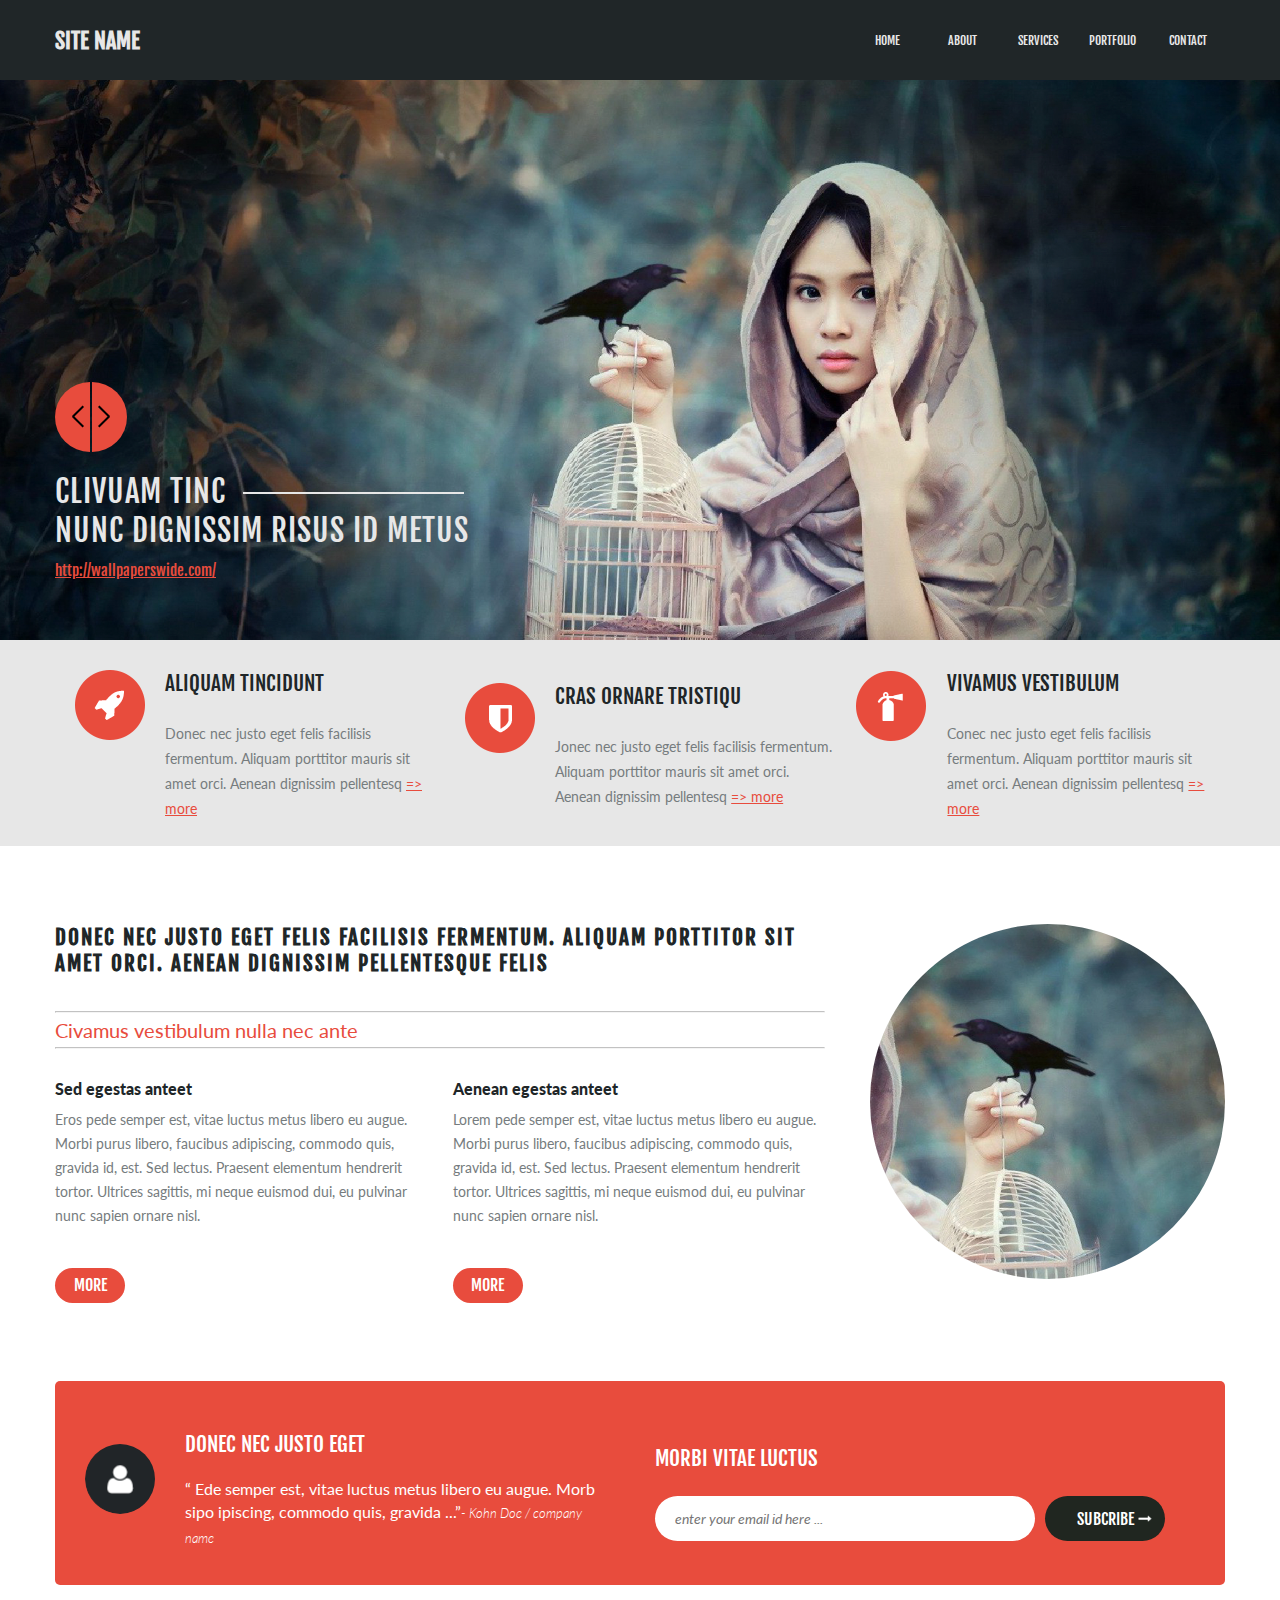
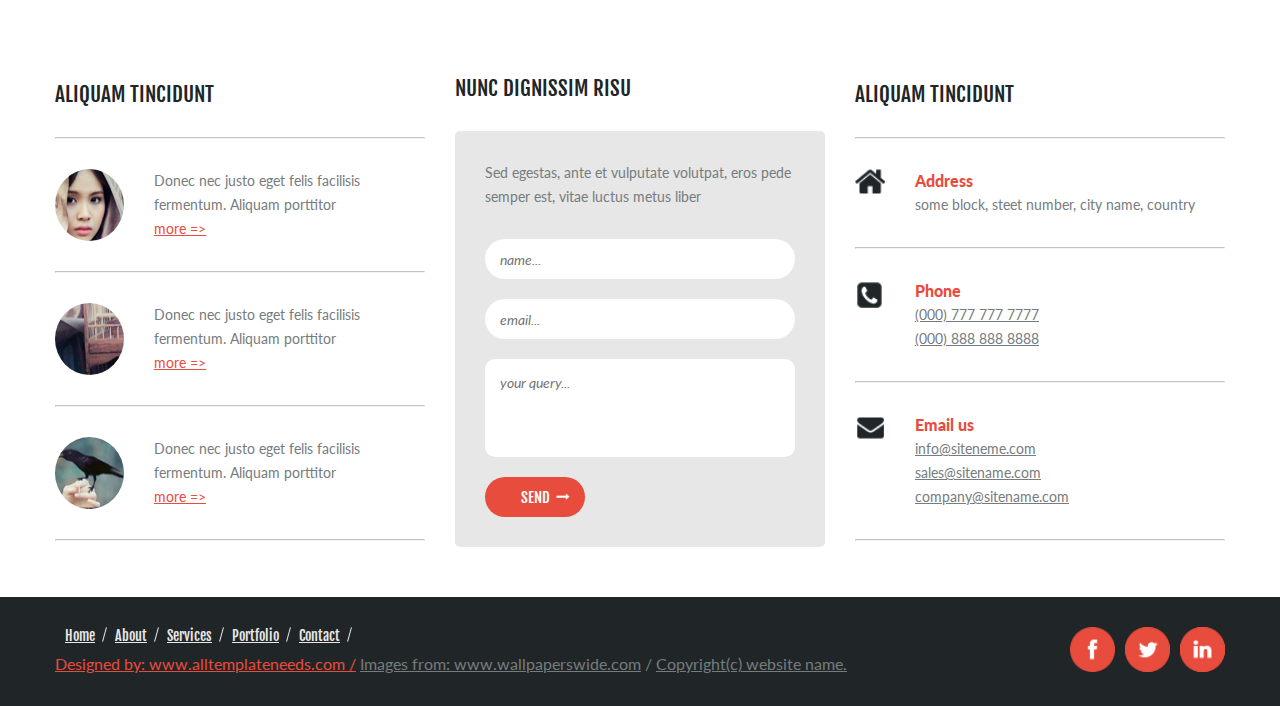
<file: Task1/index.html>
<!DOCTYPE html>
<html lang="ru-RU">
<head>
  <meta charset="UTF-8">
  <meta http-equiv="X-UA-Compatible" content="IE=edge">
  <meta name="viewport" content="width=device-width, initial-scale=1.0">
  <title>Сайт №1</title>
	<link rel="stylesheet" href="https://github.com/necolas/normalize.css/blob/master/normalize.css">
  <link rel="stylesheet" href="./css/style.css">
	<link rel="stylesheet" href="./css/navigation.css">
	<link rel="stylesheet" href="./css/main_section.css">
	<link rel="stylesheet" href="./css/section_about.css">
	<link rel="stylesheet" href="./css/services.css">
	<link rel="stylesheet" href="./css/contacts.css">
	<link rel="stylesheet" href="./css/footer.css">
	<link rel="preconnect" href="https://fonts.googleapis.com">
	<link rel="preconnect" href="https://fonts.gstatic.com" crossorigin>
	<link href="https://fonts.googleapis.com/css2?family=Fjalla+One&display=swap" rel="stylesheet">
	<link href="https://fonts.googleapis.com/css2?family=Lato:ital,wght@0,300;0,400;0,700;0,900;1,300;1,400;1,700&display=swap" rel="stylesheet">
</head>
<body>
    <header>
		<div class="grid">
			<div class="header_logo"><p>site name</p></div>
			<nav>
				<div class="topnav">
					<a href="#"><li>home</li></a>
					<a href="#"><li>about</li></a>
					<a href="#"><li>services</li></a>
					<a href="#"><li>portfolio</li></a>
					<a href="#"><li>contact</li></a>
				</div>
			</nav>
		</div>
	</header>
	<main>
		<section class="main_foto">
			<div class="grid">
				<div class="main_content">
					<div class="circle">
						<a href="#" class="arrow-left"></a>
						<a href="#" class="arrow-right"></a>
					</div>
					<p>Clivuam tinc<img src="img/line.png" alt="картинка"> <br>Nunc dignissim risus id metus</p>
					<a href="#" class="red_link"><span class="link">http://wallpaperswide.com/</span></a>
				</div>
			</div>
		</section>
		<section class="about">
			<div class="grid">
				<div class="set_of_blocks">
					<div class="blog">
						<div class="image">
							<img src="img/rocket.png" alt="картинка">
						</div>
						<div class="post">
							<div class="heading">Aliquam tincidunt</div>
							<div class="description">Donec nec justo eget felis facilisis fermentum. Aliquam porttitor mauris sit amet orci. Aenean dignissim pellentesq  <a href="#" class="red">=> more</a></div>
						</div>
					</div>
					<div class="blog">
						<div class="image">
							<img src="img/shield.png" alt="картинка">
						</div>
						<div class="post">
							<div class="heading">Cras ornare tristiqu</div>
							<div class="description">Jonec nec justo eget felis facilisis fermentum. Aliquam porttitor mauris sit amet orci. Aenean dignissim pellentesq  <a href="#" class="red">=> more</a></div>
						</div>
					</div>
					<div class="blog">
						<div class="image">
							<img src="img/extinguisher.png" alt="картинка">
						</div>
						<div class="post">
							<div class="heading">Vivamus vestibulum</div>
							<div class="description">Conec nec justo eget felis facilisis fermentum. Aliquam porttitor mauris sit amet orci. Aenean dignissim pellentesq  <a href="#" class="red">=> more</a></div>
						</div>
					</div>
				</div>
			</div>
		</section>
		<section class="portfolio">
			<div class="grid">
				<div class="portfolio_background">
					<div class="portfolio_info">
						<h2>Donec nec justo eget felis facilisis fermentum. Aliquam porttitor 
							sit amet orci. Aenean dignissim pellentesque felis</h2>
						<hr>
						<div class="portfolio_heading"><p>Civamus vestibulum nulla nec ante</p></div>
						<hr>
						<div class="portfolio_posts">
							<div class="portfolio_post">
								<div class="post_heading">Sed egestas anteet </div>
								<div class="post_description">Eros pede semper est, vitae luctus metus libero eu augue. Morbi purus libero, faucibus adipiscing, commodo quis, gravida id, est. Sed lectus. Praesent elementum hendrerit tortor. Ultrices sagittis, mi neque euismod dui, eu pulvinar nunc sapien ornare nisl. </div>
								<a href="#"><button class="post_btn">more</button></a>
							</div>
							<div class="portfolio_post">
								<p class="post_heading">Aenean egestas anteet</p>
								<p class="post_description">Lorem pede semper est, vitae luctus metus libero eu augue. Morbi purus libero, faucibus adipiscing, commodo quis, gravida id, est. Sed lectus. Praesent elementum hendrerit tortor. Ultrices sagittis, mi neque euismod dui, eu pulvinar nunc sapien ornare nisl. </p>
								<a href="#"><button class="post_btn">more</button></a>
							</div>
						</div>
					</div>
					<div class="portfolio_image">
						<img src="img/portfolio.png" alt="картинка">
					</div>
				</div>
			</div>
		</section>
		<section class="services">
			<div class="grid">
				<div class="services_background">
					<div class="service_info">
						<div class="service_info_avatar">
							<img src="img/services_avatar.png" alt="картинка">
						</div>
						<div class="service_info_text">
							<p class="service_heading">Donec nec justo eget</p>
							<p class="service_description">“ Ede semper est, vitae luctus metus libero eu augue. Morb sipo
								ipiscing, commodo quis, gravida  ...”<span class="quote">- Kohn Doe / company name</span></p>
						</div>
					</div>
					<div class="service_search">
						<p>Morbi vitae luctus</p>
						<form action="#" method="POST">
							<input type="text" class="input_search" name="search" placeholder="enter your email id here ...">
							<input type="submit" name="subcribe" class="input_subcribe" value="subcribe">
							<a href="#"><img src="img/white-arrow-right.png" alt="" class="btn_image"></a>
						</form>
					</div>
				</div>
			</div>
		</section>
		<section class="contacts">
			<div class="grid">
				<div class="set_of_blocks">

					<div class="contact_block">
						<p class="contact_heading">Aliquam tincidunt</p>
						<hr>
						<div class="contact_info">
							<img src="img/contact_first.png" alt="картинка">
							<p class="contact_info_description">Donec nec justo eget felis facilisis fermentum. Aliquam porttitor <br><a href="#" class="red">more =></a></p>
						</div>
						<hr>
						<div class="contact_info">
							<img src="img/contact_second.png" alt="картинка">
							<p class="contact_info_description">Donec nec justo eget felis facilisis fermentum. Aliquam porttitor<br><a href="#" class="red">more =></a></p>
						</div>
						<hr>
						<div class="contact_info">
							<img src="img/contact_third.png" alt="картинка">
							<p class="contact_info_description">Donec nec justo eget felis facilisis fermentum. Aliquam porttitor<br><a href="#" class="red">more =></a></p>
						</div>
						<hr>
					</div>

					<div class="contact_block">
						<p class="contact_heading">Nunc dignissim risu</p>
						<div class="grey_form">
							<p class="grey_form_description">Sed egestas, ante et vulputate volutpat, eros pede semper est, vitae luctus metus liber</p>
							<form action="#" class="sending_data">
								<input type="text" class="grey_form_input" name="name" placeholder="name...">
								<input type="text" class="grey_form_input" name="email" placeholder="email...">
								<textarea name="question" cols="50" rows="4" class="question" maxlength="200" placeholder="your query..." required></textarea>
								<div class="container">
									<input type="submit" class="grey_form_btn" value="send"> 
									<a href="#"><img src="img/white-arrow-right.png" alt="" class="btn_image_2"></a>
								</div>
							</form>
						</div>
					</div>

					<div class="contact_block">
						<p class="contact_heading">Aliquam tincidunt</p>
						<hr>
						<div class="contact_info contact_img_size">
							<img src="img/home.png" alt="картинка">
							<div class="contact_info_text">
								<p class="contact_info_heading red">Address</p>
								<p class="contact_info_description">some block, steet number, city name, country</p>
							</div>	
						</div>
						<hr>
						<div class="contact_info contact_img_size">
							<img src="img/phone.png" alt="картинка">
							<div class="contact_info_text">
								<p class="contact_info_heading red">Phone</p>
								<a href="tel:+(000) 777 777 7777"><p class="contact_info_description">(000) 777 777 7777</p></a>
								<a href="tel:+(000) 888 888 8888"><p class="contact_info_description">(000) 888 888 8888</p></a>
							</div>
						</div>
						<hr>
						<div class="contact_info contact_img_size">
							<img src="img/letter.png" alt="картинка">
							<div class="contact_info_text">
								<p class="contact_info_heading red">Email us</p>
								<a href="mailto:info@siteneme.com"><p class="contact_info_description">info@siteneme.com</p></a>
								<a href="mailto:sales@sitename.com"><p class="contact_info_description">sales@sitename.com</p></a>
								<a href="mailto:company@sitename.com"><p class="contact_info_description">company@sitename.com</p></a>
							</div>
						</div>
						<hr>
					</div>

					</div>
				</div>
			</div>
		</section>
	</main>

	<footer>
		<div class="grid">
			<div class="footer">
				<div class="footer_part_left">
					<div class="footer_nav">
						<a href="#" ><li class="footer__link">Home</li></a>
						<a href="#" ><li class="footer__link">About</li></a>
						<a href="#" ><li class="footer__link">Services</li></a>
						<a href="#" ><li class="footer__link">Portfolio</li></a>
						<a href="#" ><li class="footer__link">Contact</li></a>
					</div>
					<p class="creator">
						<a href="#" class="red">Designed by: www.alltemplateneeds.com /</a> 
						<a href="#" class="grey_link">Images from: www.wallpaperswide.com</a> / 
						<a href="#" class="grey_link">Copyright(c) website name.</a> 
					</p>
				</div>
				<div class="footer_part_right">
					<a href="#"><img src="img/facebook.png" alt="картинка"></a>
					<a href="#"><img src="img/twitter.png" alt="картинка"></a>
					<a href="#"><img src="img/in.png" alt="картинка"></a>
				</div>
			</div>
		</div>
	</footer>
</body>
</html>
</file>
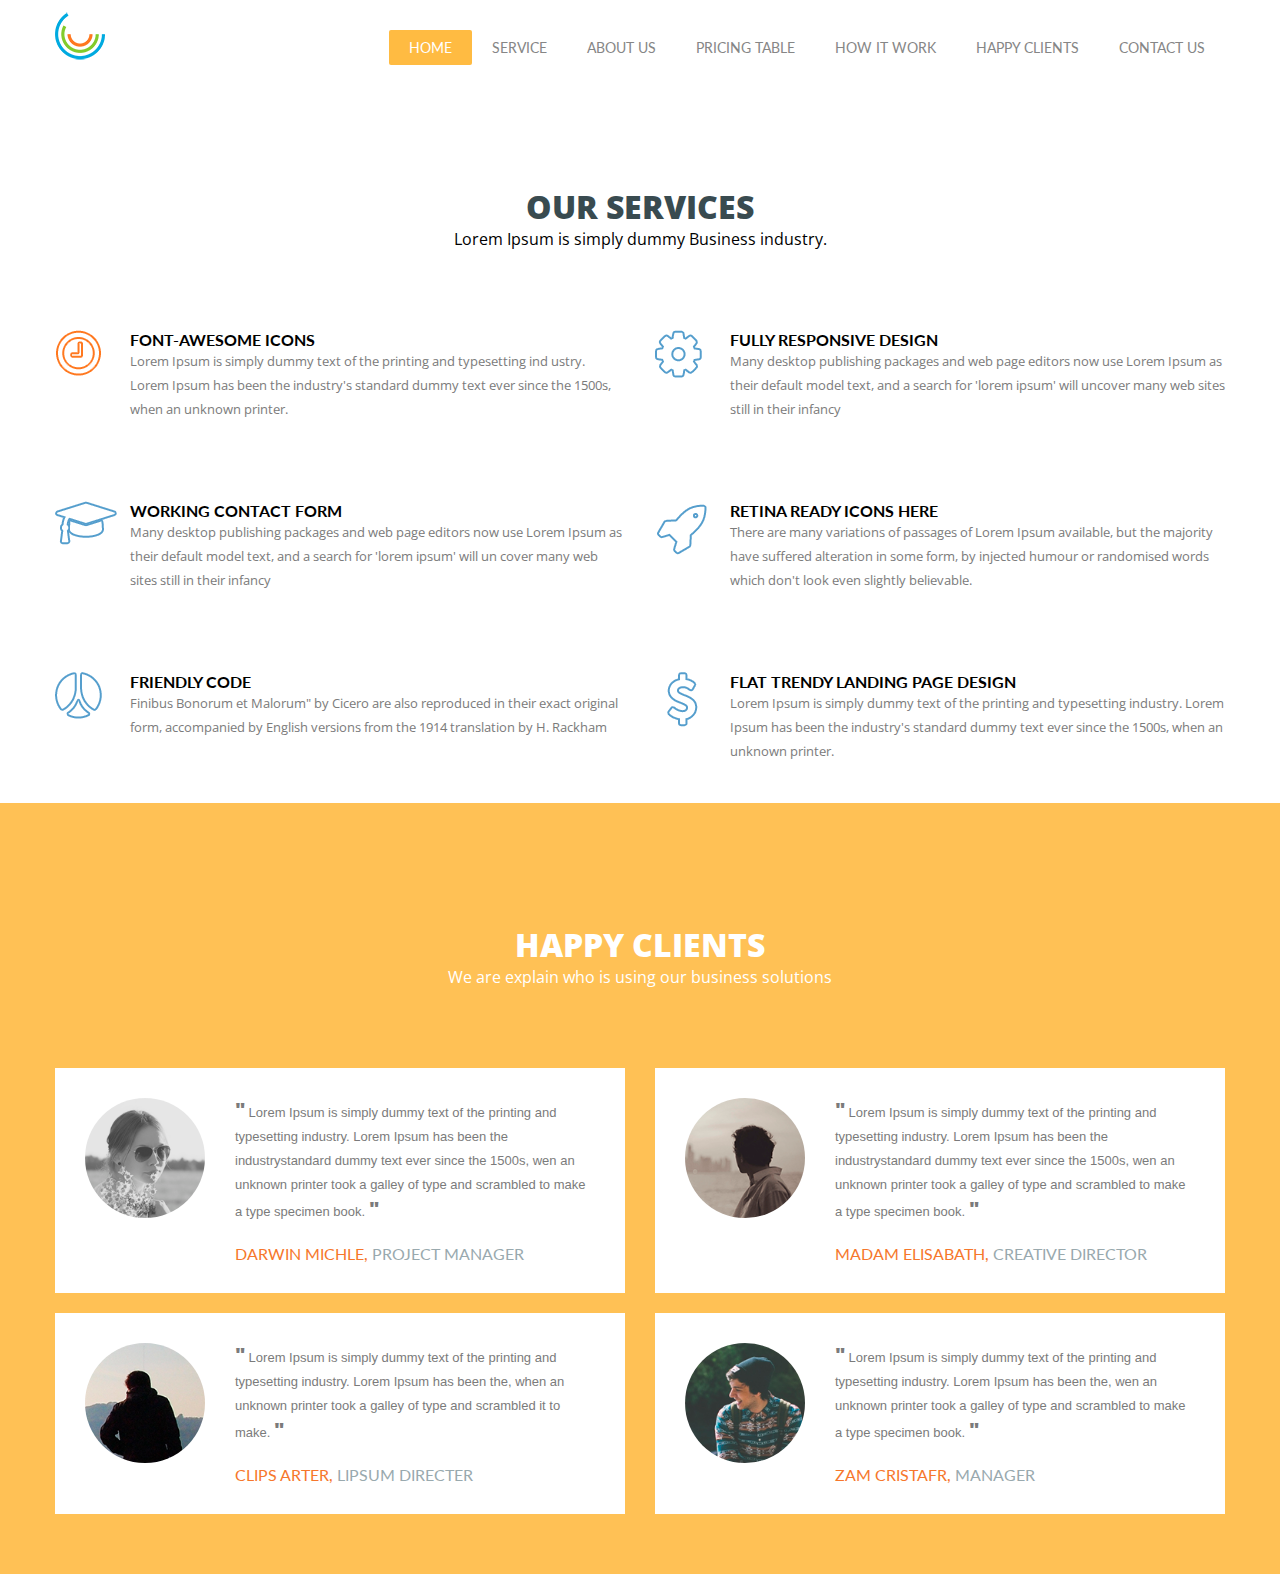
<file: Task2/index.html>
<!DOCTYPE html>
<html lang="ru-RU">
<head>
    <meta charset="UTF-8">
    <meta http-equiv="X-UA-Compatible" content="IE=edge">
    <meta name="viewport" content="width=device-width, initial-scale=1.0">
    <title>Сайт №2</title>
    <link rel="stylesheet" href="https://github.com/necolas/normalize.css/blob/master/normalize.css">
    <link rel="stylesheet" href="style.css">
    <link rel="preconnect" href="https://fonts.googleapis.com">
    <link rel="preconnect" href="https://fonts.gstatic.com" crossorigin>
    <link rel="stylesheet" href="https://fonts.googleapis.com/css2?family=Lato:wght@300;400;700&family=Open+Sans:ital,wght@0,400;0,700;0,800;1,400&display=swap">
</head>
<body>
    <header>
        <div class="container">
            <div class="nav">
                <div class="nav__logo logo">
                    <a href="#"><img src="img/logo.png" alt=""></a>
                </div>
                <div class="nav__links">
                    <a href="#" class="nav__link nav__link_active">Home</a>
                    <a href="#" class="nav__link">Service</a>
                    <a href="#" class="nav__link">About us</a>
                    <a href="#" class="nav__link">Pricing Table</a>
                    <a href="#" class="nav__link">How it work</a>
                    <a href="#" class="nav__link">Happy Clients</a>
                    <a href="#" class="nav__link">Contact Us</a>
                </div>
            </div>
        </div>
    </header>
    <main>
        <section class="section section_indent">
            <div class="container">
                <div class="section__inner">
                    <div class="section__header section__title_indent">
                        <div class="section__title">Our Services</div>
                        <div class="section__subtitle">Lorem Ipsum is simply dummy Business industry.</div>
                    </div>
                    <div class="section__body">
                        <div class="section__item section__item_indent">
                            <div class="section__item-img"><img src="img/time.png" alt=""></div>
                            <div class="section__item-text">
                                <div class="section__item-title item-title_indent">Font-Awesome Icons</div>
                                <div class="section__item-subtitle">Lorem Ipsum is simply dummy text of the printing and typesetting ind
                                ustry. Lorem Ipsum has been the industry's standard dummy text ever 
                                since the 1500s, when an unknown printer.</div>
                            </div>
                        </div>
                        <div class="section__item section__item_indent">
                            <div class="section__item-img"><img src="img/detail.png" alt=""></div>
                            <div class="section__item-text">
                                <div class="section__item-title item-title_indent">Fully Responsive Design</div>
                                <div class="section__item-subtitle ">Many desktop publishing packages and web page editors now use Lorem Ipsum as their default model text, and a search for 'lorem ipsum' will uncover many web sites still in their infancy</div>
                            </div>
                        </div>
                        <div class="section__item section__item_indent">
                            <div class="section__item-img"><img src="img/study.png" alt=""></div>
                            <div class="section__item-text">
                                <div class="section__item-title item-title_indent">Working Contact form</div>
                                <div class="section__item-subtitle section__item-subsection__title_indent">Many desktop publishing packages and web page editors now use Lorem Ipsum as their default model text, and a search for 'lorem ipsum' will un
                                cover many web sites still in their infancy</div>
                            </div>
                        </div>
                        <div class="section__item section__item--indent">
                            <div class="section__item-img"><img src="img/rocket.png" alt=""></div>
                            <div class="section__item-text">
                                <div class="section__item-title item-title_indent">Retina Ready icons here</div>
                                <div class="section__item-subtitle section__item-subsection__title_indent">There are many variations of passages of Lorem Ipsum available, but the majority have suffered alteration in some form, by injected humour
                                or randomised words which don't look even slightly believable.</div>
                            </div>
                        </div>
                        <div class="section__item section__item--indent">
                            <div class="section__item-img"><img src="img/symbol.png" alt=""></div>
                            <div class="section__item-text">
                                <div class="section__item-title item-title_indent">Friendly Code</div>
                                <div class="section__item-subtitle section__item-subsection__title_indent">Finibus Bonorum et Malorum" by Cicero are also reproduced in their 
                                exact original form, accompanied by English versions from the 1914 translation by H. Rackham</div>
                            </div>
                        </div>
                        <div class="section__item section__item--indent">
                            <div class="section__item-img"><img src="img/dollar.png" alt=""></div>
                            <div class="section__item-text">
                                <div class="section__item-title item-title_indent">Flat trendy landing page Design</div>
                                <div class="section__item-subtitle section__item-subtitle_indent">Lorem Ipsum is simply dummy text of the printing and typesetting industry. Lorem Ipsum has been the industry's standard dummy text ever since 
                                the 1500s, when an unknown printer.</div>
                            </div>
                        </div>
                    </div>
                </div>
            </div>
        </section>
        <section class="section section_clients section_indent">
            <div class="container">
                <div class="section__inner section__inner_indent">
                    <div class="section__header section__title_indent">
                        <div class="section__title section__title_white">Happy Clients</div>
                        <div class="section__subtitle section__title_white">We are explain who is using our business solutions</div>
                    </div>
                    <div class="section__body">
                        <div class="section__item section__item_clients clients__item--indent">
                            <div class="clients_item-img"><img src="img/avatar1.png" alt=""></div>
                            <div class="section_item-text">
                                <div class="clients_item-description clients_item-description--color clients_item-description--indent">
                                    <span class="clients__item-quotes">"</span>
                                    Lorem Ipsum is simply dummy text of the printing and typesetting industry. Lorem Ipsum has been the industrystandard dummy text ever since the 1500s, wen an unknown printer took a galley of type and scrambled to make a type specimen book.
                                    <span class="clients__item-quotes">"</span>
                                </div>
                                <div class="clients_item-autor"><span class="clients_item-autor--color">Darwin Michle, </span>Project manager</div>
                            </div>
                        </div>
                        <div class="section__item section__item_clients clients__item--indent">
                            <div class="clients_item-img"><img src="img/avatar2.png" alt=""></div>
                            <div class="section_item-text">
                                <div class="clients_item-description clients_item-description--color clients_item-description--indent">
                                    <span class="clients__item-quotes">"</span>
                                    Lorem Ipsum is simply dummy text of the printing and typesetting industry. Lorem Ipsum has been the industrystandard dummy text ever since the 1500s, wen an unknown printer took a galley of type and scrambled to make a type specimen book.
                                    <span class="clients__item-quotes">"</span>
                                </div>
                                <div class="clients_item-autor"><span class="clients_item-autor--color">Madam Elisabath, </span>Creative Director</div>
                            </div>
                        </div>
                        <div class="section__item section__item_clients clients__item--indent">
                            <div class="clients_item-img"><img src="img/avatar3.png" alt=""></div>
                            <div class="section_item-text">
                                <div class="clients_item-description clients_item-description--color clients_item-description--indent">
                                    <span class="clients__item-quotes">"</span>
                                    Lorem Ipsum is simply dummy text of the printing and typesetting industry. Lorem Ipsum has been the, when an unknown printer took a galley of type and scrambled it to make.
                                    <span class="clients__item-quotes">"</span>
                                </div>
                                <div class="clients_item-autor"><span class="clients_item-autor--color">Clips arter, </span>Lipsum directer</div>
                            </div>
                        </div>
                        <div class="section__item section__item_clients clients__item--indent">
                            <div class="clients_item-img"><img src="img/avatar4.png" alt=""></div>
                            <div class="section_item-text">
                                <div class="clients_item-description clients_item-description--color clients_item-description--indent">
                                    <span class="clients__item-quotes">"</span>
                                    Lorem Ipsum is simply dummy text of the printing and typesetting industry. Lorem Ipsum has been the, wen an unknown printer took a galley of type and scrambled to make a type specimen book.
                                    <span class="clients__item-quotes">"</span>
                                </div>
                                <div class="clients_item-autor"><span class="clients_item-autor--color">zam cristafr, </span> manager</div>
                            </div>
                        </div>
                    </div>
                </div>
            </div>
        </section>
    </main>
</body>
</html>
</file>
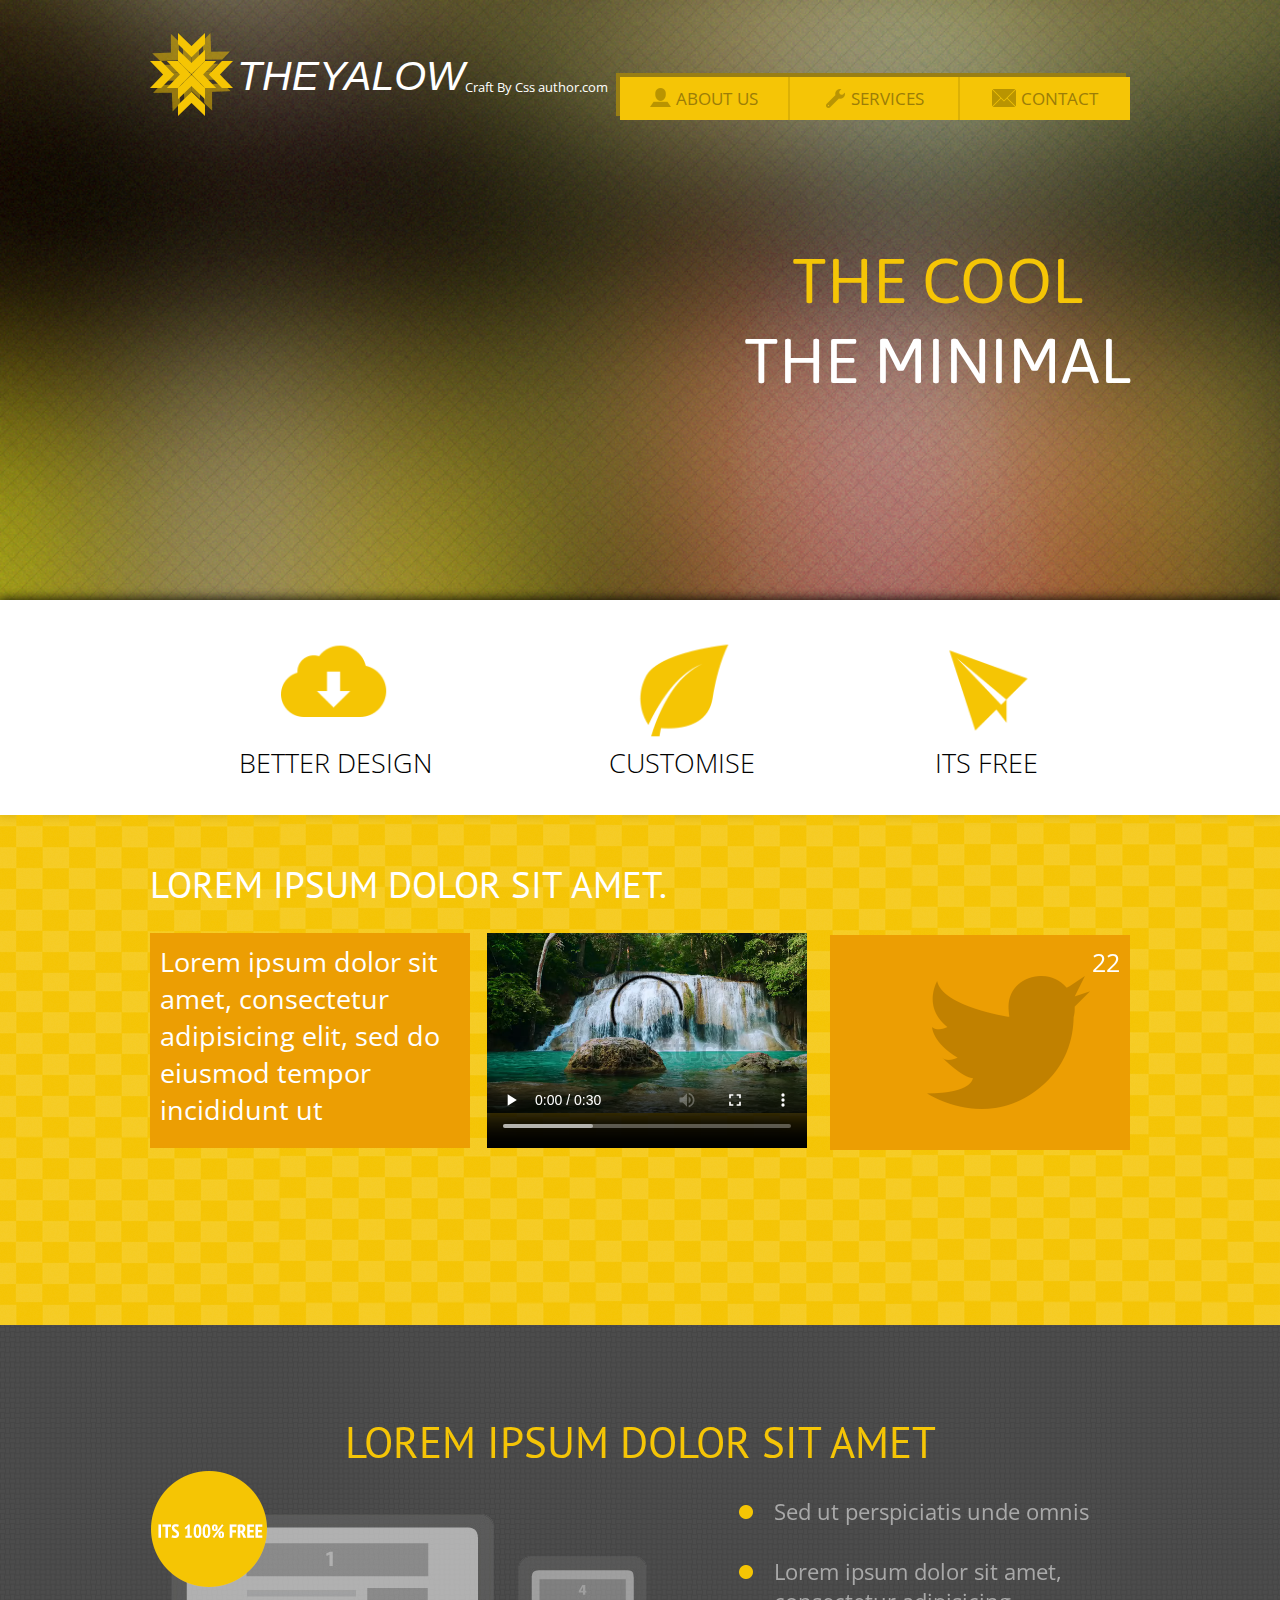
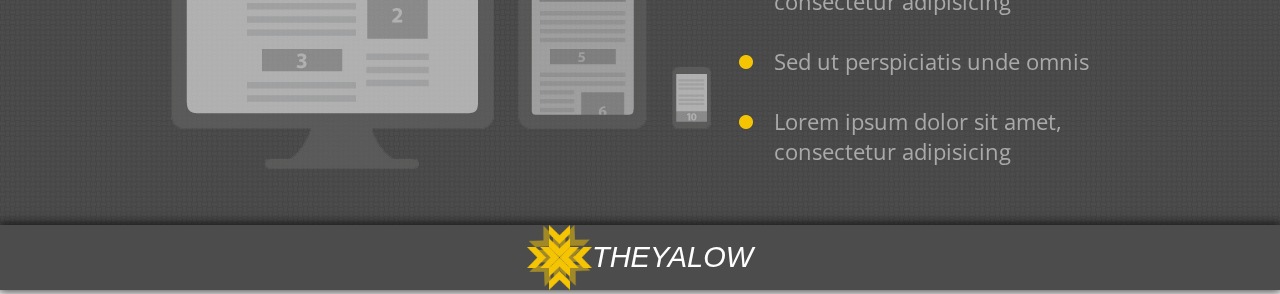
<file: Task3/index.html>
<!DOCTYPE html>
<html lang="ru-RU">
<head>
    <meta charset="UTF-8">
    <meta http-equiv="X-UA-Compatible" content="IE=edge">
    <meta name="viewport" content="width=device-width, initial-scale=1.0">
    <title>Сайт №3</title>
    <link rel="preconnect" href="https://fonts.googleapis.com">
    <link rel="preconnect" href="https://fonts.gstatic.com" crossorigin>
    <link rel="stylesheet" href="https://github.com/necolas/normalize.css/blob/master/normalize.css">
    <link rel="stylesheet" href="https://fonts.googleapis.com/css2?family=Asap:wght@400;700&family=Open+Sans:wght@300;400;700&family=PT+Sans:wght@400;700&display=swap">
    <link rel="stylesheet" href="style.css">
</head>
<body>
    <header class="header">
        <div class="container">
            <div class="header_inner">
                <div class="header_logo">
                    <div class="header_logo-img">
                        <img src="img/logo.png" alt="картинка"> пеукрпукр5
                    </div>
                    <div class="header_logo-text">TheYalow</div>
                    <a href="#" class="header_logo-description header_logo-description--indent">Craft By Css author.com</a>
                </div>
                <div class="header_links">
                    <a href="#" class="header_link header_link--size header_link--color">
                        <img src="img/person.png" class="header_logo-img header_link-img--indent" alt="картинка">
                        <span class="header_link-word">About</span> 
                        <span> Us</span> 
                    </a>
                    <a href="#" class="header_link header_link--size header_link--color">
                        <img src="img/wrench.png" class="header_logo-img header_link-img--indent" alt="картинка">
                        Services
                    </a>
                    <a href="#" class="header_link header_link--size header_link--color">
                        <img src="img/letter.png" class="header_logo-img header_link-img--indent" alt="картинка">
                        Contact
                    </a>
                </div>
            </div>
        </div>
    </header>
    <main>
        <section class="minimal">
            <div class="container">
                <div class="minimal_inner">
                    <p class="minimal_title minimal_title--indent">The cool <br> <span class="minimal_title--white">The minimal</span></p>
                    <iframe class="minimal__mobile" src="https://www.youtube.com/embed/bwen5lsv23A" title="YouTube video player" frameborder="0" allow="accelerometer; autoplay; clipboard-write; encrypted-media; gyroscope; picture-in-picture" allowfullscreen></iframe>
                </div>
            </div>
        </section>

        <section class="about">
            <div class="container">
                <div class="about_inner">
                    <div class="about_column">
                        <img src="img/cloud.png" alt="картинка" class="about_img">
                        <p class="about_title">better design</p>
                    </div>
                    <div class="about_column">
                        <img src="img/leaf.png" alt="картинка" class="about_img">
                        <p class="about_title">customise</p>
                    </div>
                    <div class="about_column">
                        <img src="img/airplane.png" alt="картинка" class="about_img">
                        <p class="about_title">its free</p>
                    </div>
                </div>
            </div>
        </section>

        <section class="services">
            <div class="container">
                <div class="services_inner">
                    <div class="services_title services_title--indent">Lorem ipsum dolor sit amet.</div>
                    <div class="services_columns">
                        <div class="services_container">
                            <div class="services_column services_column--indent services_column-text">Lorem ipsum dolor sit amet, consectetur adipisicing elit, sed do eiusmod tempor incididunt ut</div>
                            <div class="services_column">
                                <video controls>
                                    <source src="video/services_video.webm" type="video/webm">
                                    <source src="video/services_video.mp4" type="video/mp4">
                                </video>
                            </div>
                        </div>
                        <div class="services_column-img services_column services_column--indent ">
                            <img src="img/post-twitter.png" alt="картинка" class="services_img services_column-img--indent">
                            <div class="services_right-text"             >
                                <p class="services_twit">22</p>
                            </div>
                        </div>
                    </div>
                </div>
            </div>
        </section>

        <section class="benefits">
            <div class="container">
                <div class="benefits__inner">
                    <div class="benefits__title benefits__title--indent">Lorem ipsum dolor sit amet</div>
                    <div class="benefits__columns">
                        <div class="benefits__image"><img src="img/devices.png" alt="картинка"></div>
                        <div class="benefits__list">
                            <div class="benefits__list-item benefits__list-item--indent">
                                <div class="benefits__item-img"><img src="img/paragraph.png" alt="картинка"></div>
                                <div class="benefits__item-text benefits__item-text--indent">Sed ut perspiciatis unde omnis</div>
                            </div>
                            <div class="benefits__list-item benefits__list-item--indent">
                                <div class="benefits__item-img"><img src="img/paragraph.png" alt="картинка"></div>
                                <div class="benefits__item-text benefits__item-text--indent">Lorem ipsum dolor sit amet, consectetur adipisicing </div>
                            </div>
                            <div class="benefits__list-item benefits__list-item--indent">
                                <div class="benefits__item-img"><img src="img/paragraph.png" alt="картинка"></div>
                                <div class="benefits__item-text benefits__item-text--indent">Sed ut perspiciatis unde omnis</div>
                            </div>
                            <div class="benefits__list-item benefits__list-item--indent">
                                <div class="benefits__item-img"><img src="img/paragraph.png" alt="картинка"></div>
                                <div class="benefits__item-text benefits__item-text--indent">Lorem ipsum dolor sit amet, consectetur adipisicing </div>
                            </div>
                        </div>
                    </div>
                </div>
            </div>
        </section>

        <footer class="footer">
            <div class="container">
                <div class="footer__inner">
                    <div class="footer__logo">
                        <div class="footer__logo-img"><img src="img/logo.png" alt="картинка"></div>
                        <div class="footer__logo-text">TheYalow</div>
                    </div>
                </div>
            </div>
        </footer>
    </main>
</body>
</html>
</file>
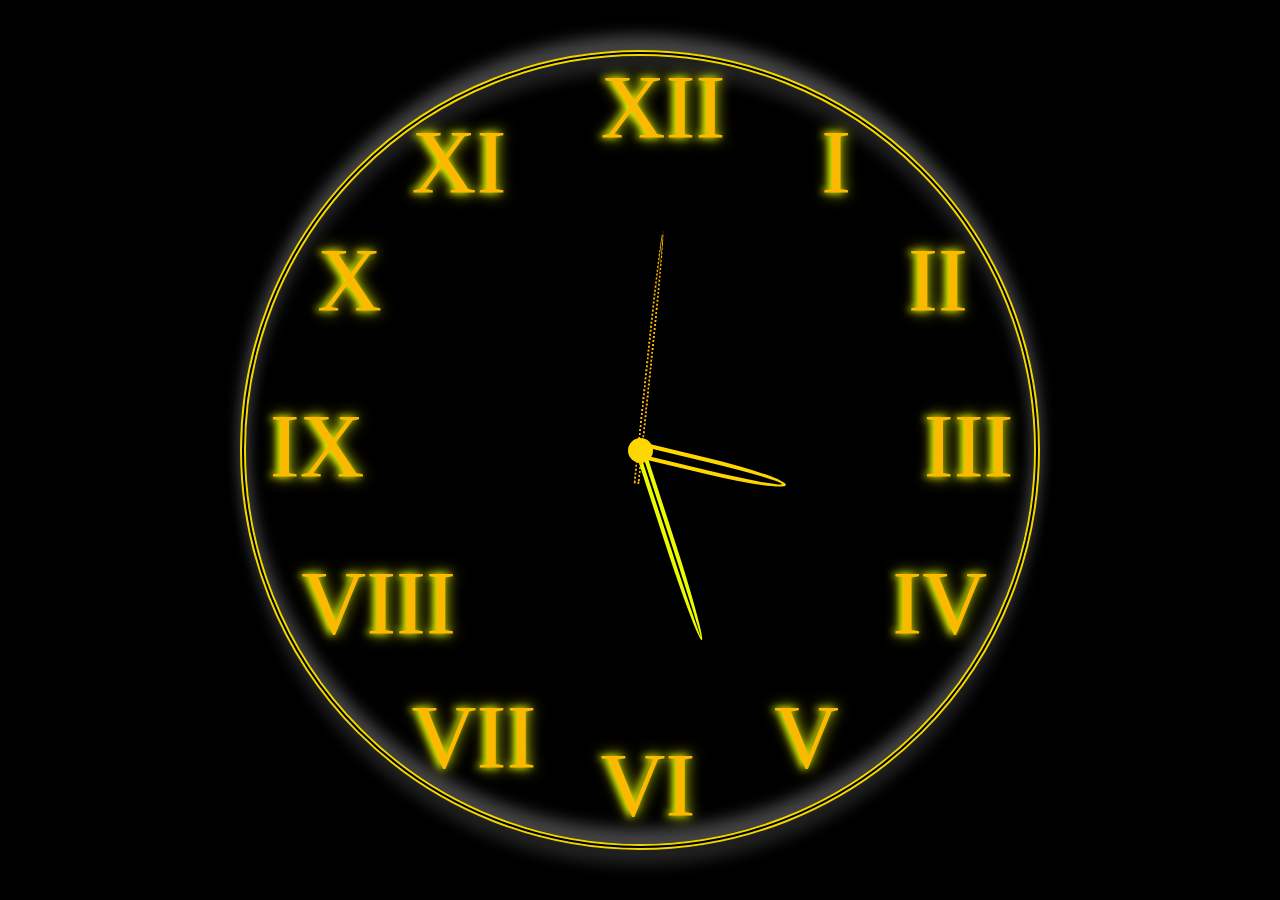
<file: Task4/index.html>
<!DOCTYPE html>
<html lang="en">
<head>
    <meta charset="UTF-8">
    <meta http-equiv="X-UA-Compatible" content="IE=edge">
    <meta name="viewport" content="width=device-width, initial-scale=1.0">
    <link rel="stylesheet" href="style.css">
    <title>Clock</title>
</head>
<body>
    <div class="clock">
        <div class="clockFace">
            <div class="hour1 hour">I</div>
            <div class="hour2 hour">II</div>
            <div class="hour3 hour">III</div>
            <div class="hour4 hour">IV</div>
            <div class="hour5 hour">V</div>
            <div class="hour6 hour">VI</div>
            <div class="hour7 hour">VII</div>
            <div class="hour8 hour">VIII</div>
            <div class="hour9 hour">IX</div>
            <div class="hour10 hour">X</div>
            <div class="hour11 hour">XI</div>
            <div class="hour12 hour">XII</div>
        </div>
        <div class="clock_hours">
            <div class="clock_hour">
                
            </div>
        </div>

        <div class="clock_minutes">
            <div class="clock_minute">

            </div>
        </div>

        <div class="clock_seconds">
            <div class="clock_second">
                
            </div>
        </div>
    </div>

    <script src="main.js"></script>
</body>
</html>
</file>
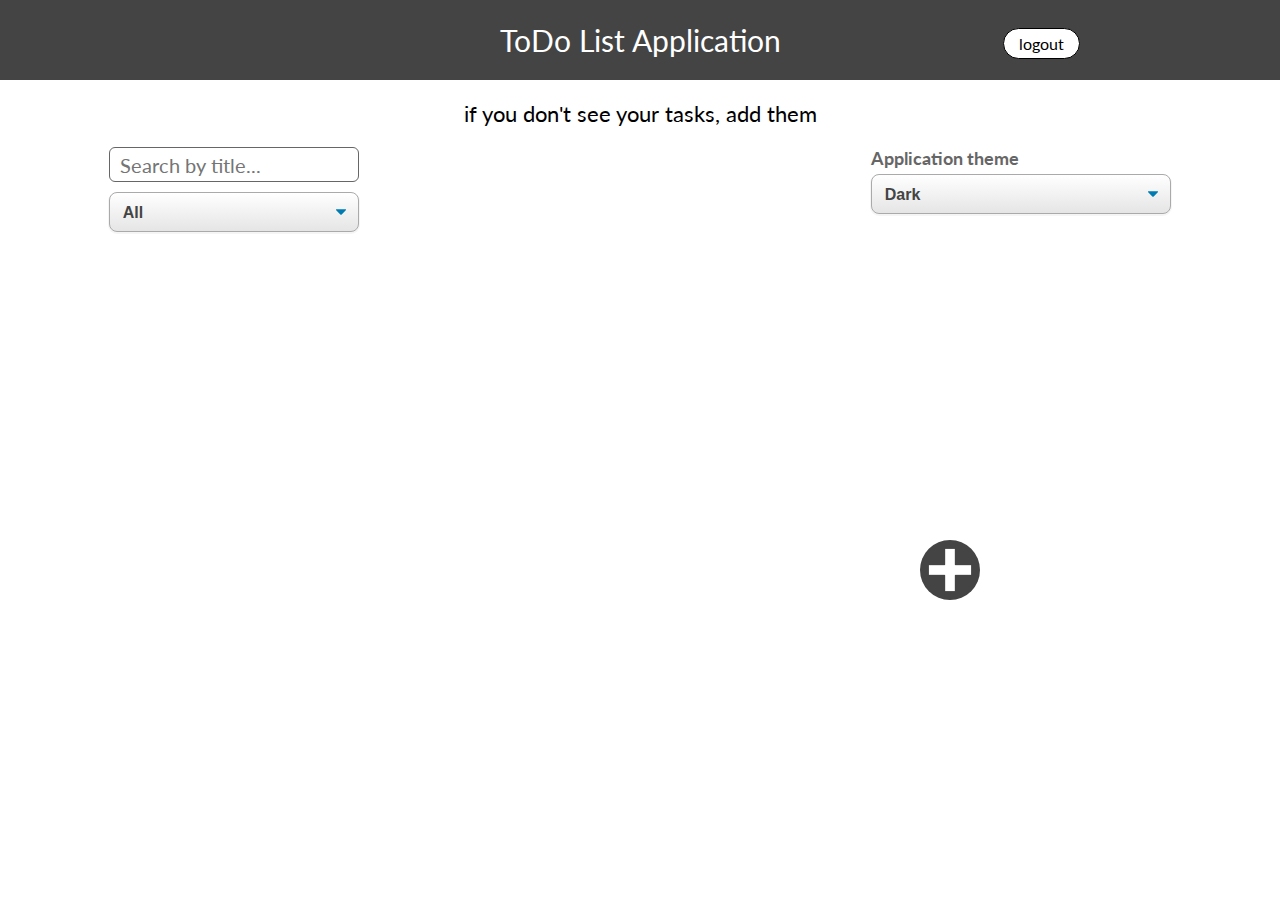
<file: Task8/Dashboard.html>
<!doctype html>
<html lang="ru">
<head>
    <meta charset="UTF-8">
    <meta name="viewport" content="width=device-width, user-scalable=no, initial-scale=1.0, maximum-scale=1.0, minimum-scale=1.0">
    <meta http-equiv="X-UA-Compatible" content="ie=edge">
    <link type="image/x-icon" href="./img/favicon.ico" rel="shortcut icon">
    <link type="Image/x-icon" href="./img/favicon.ico" rel="icon">
    <link rel="preconnect" href="https://fonts.googleapis.com">
    <link rel="preconnect" href="https://fonts.gstatic.com" crossorigin>
    <link href="https://fonts.googleapis.com/css2?family=Lato:ital,wght@0,100;0,300;0,400;0,700;0,900;1,100;1,300;1,400;1,700;1,900&display=swap" rel="stylesheet">
    <link rel="stylesheet" href="./css/style.css">
    <link rel="stylesheet" href="./css/general_settings.css">
    <title>ToDo List</title>
</head>
<body>
    <div class="header">
        <div class="header__text">ToDo List Application</div>
        <div class="header__button">logout</div>
    </div>
    <div class="dashboard">
        <div class="dashboard__greeting">if you don't see your tasks, add them</div>
        <div class="dashboard__content">
            <div class="dashboard__filters">
                <input type="text" class="dashboard__filterTitle" id="searching" placeholder="Search by title...">
                <select id="status" class="select-css">
                    <option>All</option>
                    <option>Dones</option> 
                    <option>In progress</option>
                </select> 
            </div>
            <ul class="dashboard__todoList">
            </ul>
            <div class="dashboard__theme">
                <h3 class="dashboard__theme-text">Application theme</h3>
                <select id="theme" class="select-css" >
                    <option>Dark</option>
                    <option>Pink</option>
                    <option>Violet</option>
                    <option>Chrome</option>
                </select> 
            </div>
            <button class="dashboard__add"><img src="./img/plus-vector-icon.png" alt=""></button>
        </div>
        <div class="modal">
            <div class="modal__wrap">
                <div class="modal__cancel"></div>
                <h2 class="modal__text">Add new Task</h2>
                <textarea required id="title" class="modal__title" placeholder="title..."></textarea>
                <textarea required id="description" class="modal__description" placeholder="description..."></textarea>
                <div id="save" class="modal__button">Save</div>
            </div>
        </div>
        <div class="delete">
            <div class="delete__wrap">
                <h2 class="delete__text">Are you sure for delete this item?</h2>
                <div class="delete__buttons">
                    <button required id="delete" class="delete__button" onclick="tasks.deleteTask()">delete</button>
                    <button required id="cancel" class="delete__button" onclick="dialog.hideModalDelete();">cancel</button>
                </div>
            </div>
        </div>
    </div>
    <div class="error"></div>
    <script src="./script/Dialog.js"></script>
    <script src="./script/Database.js"></script>
    <script src="./script/Tasks.js"></script>
    <script src="./script/helper.js"></script>
    <script src="./script/globalVariables.js"></script>
    <script src="./script/script.js"></script>
</body>
</html>
</file>
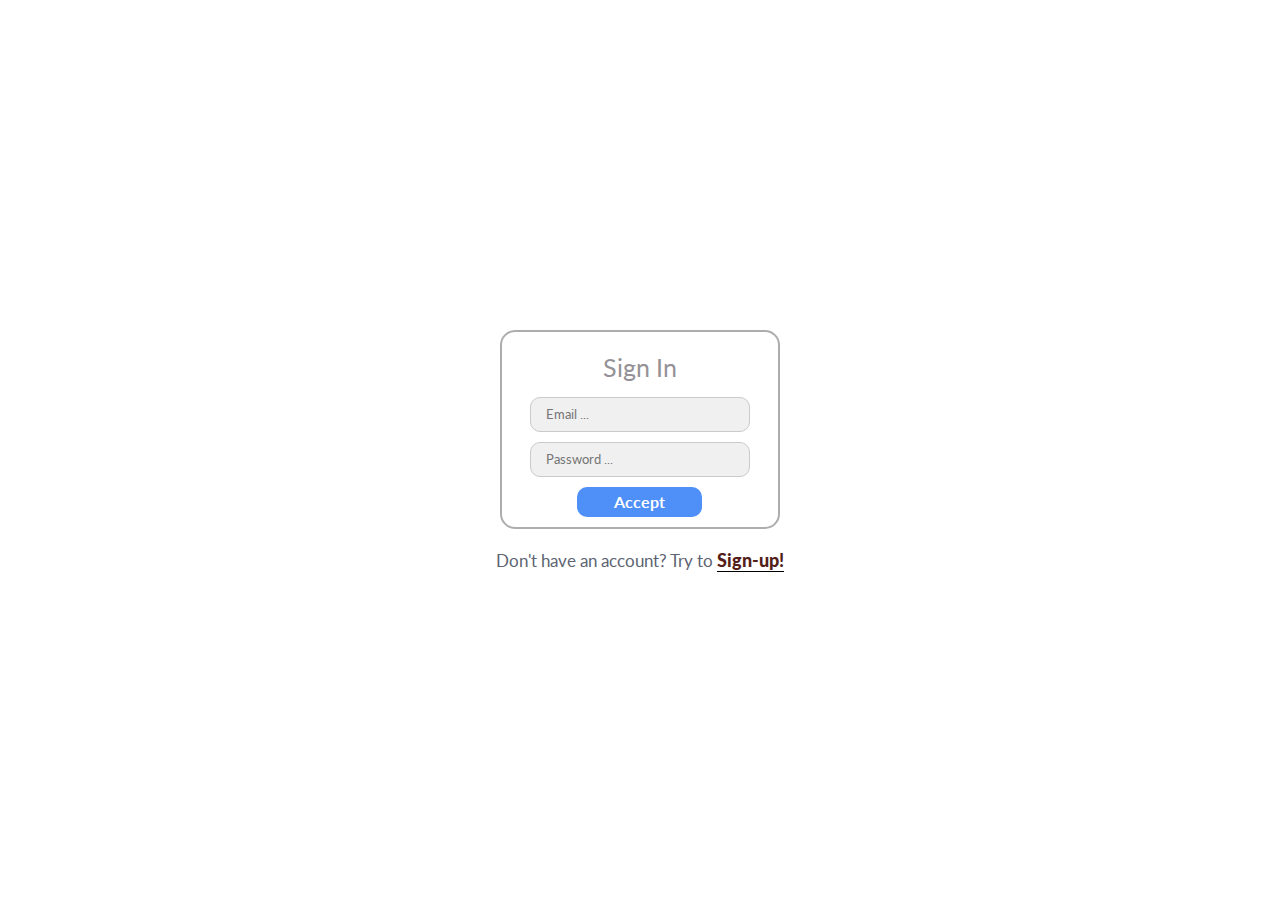
<file: Task8/sign-in.html>
<!DOCTYPE html>
<html lang="en">
<head>
    <meta charset="UTF-8">
    <meta http-equiv="X-UA-Compatible" content="IE=edge">
    <meta name="viewport" content="width=device-width, initial-scale=1.0">
    <link type="image/x-icon" href="./img/favicon.ico" rel="shortcut icon">
    <link type="Image/x-icon" href="./img/favicon.ico" rel="icon">
    <link rel="preconnect" href="https://fonts.googleapis.com">
    <link rel="preconnect" href="https://fonts.gstatic.com" crossorigin>
    <link href="https://fonts.googleapis.com/css2?family=Lato:ital,wght@0,100;0,300;0,400;0,700;0,900;1,100;1,300;1,400;1,700;1,900&display=swap" rel="stylesheet">
    <link rel="stylesheet" href="./css/autorisation.css">
    <link rel="stylesheet" href="./css/general_settings.css">
    <title>ToDo list</title>
</head>
<body>
    <div class="error"> </div>

    <div class="container">
        <div class="sign">
            <div class="sign__inner">
                <p>Sign In</p>
                <div class="input__fields">
                    <input type="email" id="email" placeholder="Email ..." class="input__email input__field" >
                    <input type="password" id="password" placeholder="Password ..." class="input__password input__field">
                    <input type="submit" id="button" value="Accept"class="input__button input__field">
                </div>
            </div>
        </div>
        <div class="sign__text"> Don't have an account? Try to <a href="sign-up.html">Sign-up!</a> </div> 
    </div>

    <script src="./script/Dialog.js"></script>
    <script src="./script/helper.js"></script>
    <script src="./script/Database.js"></script>
    <script src="./script/globalVariables.js"></script>
    <script src="./script/validation.js"></script>
</body>
</html>
</file>
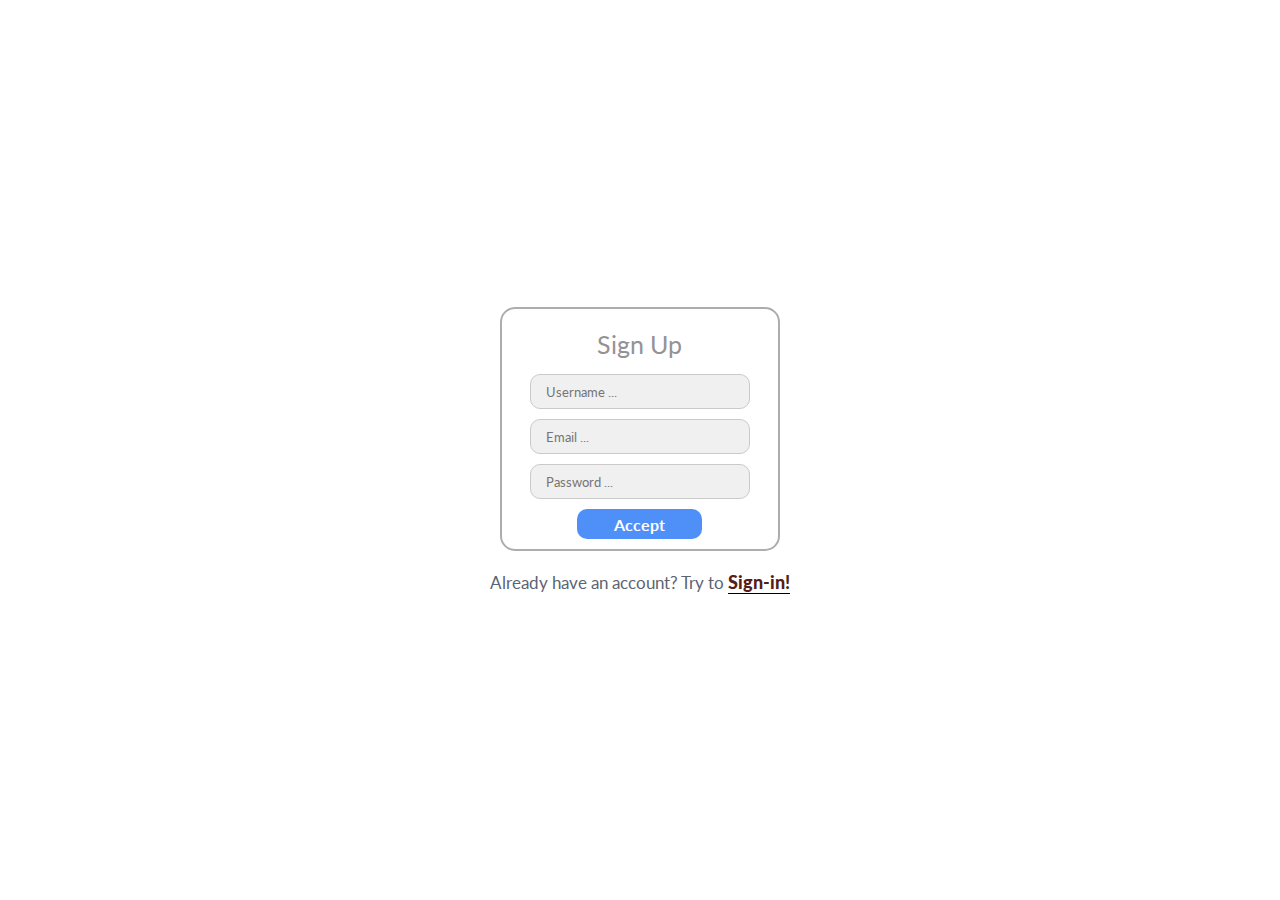
<file: Task8/sign-up.html>
<!DOCTYPE html>
<html lang="en">
<head>
    <meta charset="UTF-8">
    <meta http-equiv="X-UA-Compatible" content="IE=edge">
    <meta name="viewport" content="width=device-width, initial-scale=1.0">
    <link type="image/x-icon" href="./img/favicon.ico" rel="shortcut icon">
    <link type="Image/x-icon" href="./img/favicon.ico" rel="icon">
    <link rel="preconnect" href="https://fonts.googleapis.com">
    <link rel="preconnect" href="https://fonts.gstatic.com" crossorigin>
    <link href="https://fonts.googleapis.com/css2?family=Lato:ital,wght@0,100;0,300;0,400;0,700;0,900;1,100;1,300;1,400;1,700;1,900&display=swap" rel="stylesheet">
    <link rel="stylesheet" href="./css/autorisation.css">
    <link rel="stylesheet" href="./css/general_settings.css">
    <title>ToDo list</title>
</head>
<body>
    <div class="error"></div>

    <div class="container">
        <div class="sign">
            <div class="sign__inner">
                <p>Sign Up</p>
                <form action="#" class="input__fields">
                    <input type="text" id="username" placeholder="Username ..." class="input__username input__field">
                    <input type="email" id="email" placeholder="Email ..." class="input__email input__field">
                    <input type="password" id="password" placeholder="Password ..." class="input__password input__field">
                    <input type="button" id="button" value="Accept" class="input__button input__field">
                </form>
            </div>
        </div>
        <div class="sign__text"> Already have an account? Try to <a href="sign-in.html">Sign-in!</a> </div> 
    </div>

    <script src="./script/Dialog.js"></script>
    <script src="./script/helper.js"></script>
    <script src="./script/Database.js"></script>
    <script src="./script/globalVariables.js"></script>
    <script src="./script/validation.js"></script>

</body>
</html>
</file>
<file: Task1/css/style.css>
/*----------------------------Общие натройки----------------------------*/
*{
    margin: 0;
    padding: 0;
    box-sizing: border-box;
    font-family: 'Fjalla One', sans-serif;
}
input{
    border: 0;
}
a{
	text-decoration-color: #e84c3d;
}
li{
	list-style: none;
}
.red{
    color: #e84c3d;
    font-family: 'Lato', sans-serif;
    font-weight: 400;
}
.grey_link{
    font-family: 'Lato', sans-serif;
    font-weight: 400;
    color: #767c7e;
    text-decoration-color: #767c7e;
}
.grid{
    width: 1170px;
    display: flex;
    justify-content: space-between;
    align-items: center;
}
</file>
<file: Task1/css/navigation.css>
header{
  width: 100%;
  height: 80px;
background-color: #202628;
display: flex;
  justify-content: center;
}
.header_logo{
text-transform: uppercase;
  display: block;
color: #e7e7e7;
font-weight: 600;
font-size: 22px;
cursor: pointer;
}
.topnav{
  display: flex;
}
.topnav a li{
  display: block;
  width: 75px;
  height: 80px;
  display: flex;
  justify-content: center;
  align-items: center;
  transition: .7s;
}
.topnav a li:hover{
  background-color: #e84c3d;

}
.topnav a{
  color: #e7e7e7;
  font-size: 12px;
  text-decoration: none;
  text-transform: uppercase;
}
.set_of_blocks{
  width: 100%;
  display: flex; 
  justify-content: space-between;
  align-items: center;
}
</file>
<file: Task1/css/main_section.css>
.main_foto{
  background: url(../img/main.png);
  background-size: cover;
  height: 560px;
  width: 100%;
  display: flex;
  justify-content: center;
  
}
.main_content{
  width: 100%;
  height: 100%;
  display: flex;
  flex-direction: column;
  justify-content: flex-end;
}
.main_content p{
  text-transform: uppercase;
  letter-spacing: 1px;
  color: #e7e7e7;
  font-size: 31px;
  margin-bottom: 10px;
}
.main_content p img{
  margin-bottom: 5px;
}
.red_link{
  display: block;
  width: 160px;
  margin-bottom: 60px;
}
.link{
  color: #e84c3d;
  font-size: 15px;
  
}
.circle{
  display: flex;
  margin-bottom: 20px;
}
.arrow-left {
  width: 35px;
  height: 70px;
  border-radius: 35px 0px 0px 35px;
  background-color: #e84c3d;
  margin-right: 2px;
  position: relative;
}
.arrow-left::before {
  content: '';
  width: 2px;
  height: 15px;
  background-color: #000;
  position: absolute;
  right: 11px;
  top: 32px;
  transform: rotate(-45deg);
  z-index: 1;
}
.arrow-left::after {
  content: '';
  width: 2px;
  height: 15px;
  background-color: #000;
  position: absolute;
  right: 11px;
  top: 22px;
  transform: rotate(45deg);
  z-index: 1;
}
.arrow-right {
  width: 35px;
  height: 70px;
  border-radius: 0px 35px 35px 0px;
  background-color: #e84c3d;
  position: relative;
}
.arrow-right::before {
  content: '';
  width: 2px;
  height: 15px;
  background-color: #000;
  position: absolute;
  left: 11px;
  top: 32px;
  transform: rotate(45deg);
  z-index: 1;
}
.arrow-right::after {
  content: '';
  width: 2px;
  height: 15px;
  background-color: #000;
  position: absolute;
  left: 11px;
  top: 22px;
  transform: rotate(-45deg);
  z-index: 1;
}
</file>
<file: Task1/css/section_about.css>
.about{
  width: 100%;
  padding: 30px 0 0 0;
  background-color: #e7e7e7;
  display: flex;
  justify-content: center;
  align-items: center;
}
.blog{
  width: 33.3%;
  display: flex;
}
.image{
  margin: 0px 20px;
}
.heading{
  text-transform: uppercase;
  font-size: 21px;
  color: #202628;
  margin-bottom: 25px;
}
.description{
  font-size: 14px;
  line-height: 25px;
  color: #767c7e;
  margin-bottom: 25px;
  font-family: 'Lato', sans-serif;
  font-weight: 400;
}

/*----------------------третья секция---------------------*/

.portfolio_background{
  width: 100%;
  display: flex;
  justify-content: space-between;
}
.portfolio{
  background-color: #fff;
  width: 100%;
  height: 515px;
  padding: 80px 0px;
  display: flex;
  justify-content: center;
}
.portfolio_info{
  width: 770px;
  margin-right: 30px;
}
.portfolio_info h2{
  font-size: 21px;
  text-transform: uppercase;
  letter-spacing: 2px;
  margin-bottom: 35px;
  color: #202628;
}
.portfolio_info hr{
  color: #e7e7e7;
  opacity: 0.6;
  height: 2px;
  width: 100%;
}
.portfolio_heading p{
  font-size: 20px;
  color: #e84c3d;
  margin: 5px 0px;
  font-family: 'Lato', sans-serif;
  font-weight: 400;
}
.portfolio_image img{
  width: 355px;
  height: 355px;
  border-radius: 50%;
  background-size: cover;
}
.portfolio_posts{
  display: flex;
  justify-content: center;
  width: 100%;
  margin: 10px 0px;
}
.portfolio_post{
  width: 50%;
  height: 215px;
}
.portfolio_post:first-child{
  margin-right: 25px;
}
.post_heading{
  font-size: 16px;
  color: #202628;
  font-family: 'Lato', sans-serif;
  font-weight: 900;
  margin-bottom: 10px;
  margin-top: 20px;
}
.post_description{
  font-size: 14px;
  color: #767c7e;
  font-family: 'Lato', sans-serif;
  font-weight: 400;
  line-height: 24px;
  margin-bottom: 40px;
}
.post_btn{
  width: 70px;
  height: 35px;
  background-color: #e84c3d;
  border-radius: 20px;
  border: 0;
  color:#fff;
  text-transform: uppercase;
  font-size: 16px;
  cursor: pointer;
}
</file>
<file: Task1/css/services.css>
.services_background{
  width: 100%;
  padding: 30px 0 0 0;
  background-color: #e84c3d;
  border-radius: 5px;
  display: flex;
  justify-content: space-between;
  align-items: center;
  margin: 20px 0px;
  padding-bottom: 35px;
}
.services{
  width: 100%;
  display: flex;
  justify-content: center;
}
.service_info{
  width: 100%;
  height: 100%;
  display: flex;
  justify-content: center;
  align-items: center;
}
.service_info_avatar img{
  border-radius: 50%;
  width: 70px;
  height: 70px;
  margin: 30px;
}
.service_info_text{
  display: flex;
  flex-direction: column;
  margin-right: 50px;
}
.service_heading{
  font-size: 21px;
  color: #fff;
  margin: 20px 0px;
  text-transform: uppercase;
}
.service_description{

  font-size: 16px;
  color: #fff;
  line-height: 20px;
  font-family: 'Lato', sans-serif;
  font-weight: 400;
  line-height: 23px;
}
.service_search p{
  font-size: 21px;
  color: #fff;
  margin: 25px 0px;
  text-transform: uppercase
}
.quote{
  font-size: 13px;
  font-family: 'Lato', sans-serif;
  font-weight: 300;
  font-style: italic;
}
.service_search form{
  display: flex;
  justify-content: center;
}
.input_search{
  width: 380px;
  height: 45px;
  font-style: italic;
  font-family: 'Lato', sans-serif;
  font-weight: 400;
  background-color: #fff;
  border-radius: 23px;
  padding: 20px;
  font-size: 14px;
  text-align: left;
  margin-right: 10px;
  outline: none;
}
.input_subcribe{
  width: 120px;
  height: 45px;
  background-color: #202620;
  border-radius: 23px;
  text-transform: uppercase;
  font-size: 16px;
  color: #fff;
  text-align: center;
  margin-right: 40px;
  cursor: pointer;
  position: relative;
}
.btn_image{
  position: relative;
  width: 20px;
  height: 20px; 
  top: 12px;
  left: -70px;
}
.btn_image_2{
  position: relative;
  width: 20px;
  height: 20px;
  top: 3px; 
  left: -35px;
}
</file>
<file: Task1/css/contacts.css>
.contacts{
  width: 100%;
  background-color: #fff;
  padding: 10px 0 0 0;
  display: flex;
  justify-content: center;
  align-items: center;
  margin-bottom: 20px;
}
.contact_block{
  width: 370px;
  display: flex;
  flex-direction: column;
}
.contact_block hr{
  width: 100%;
  height: 2px;
  color: #767c7e;
  opacity: 0.6;
}
.contact_block{
  width: 100%;
  max-height: 100%;
  margin: 30px 0px;
}
.contact_block img{
  /* width: 70px;
  height: 70px; */
  border-radius: 50%;
  margin-right: 30px;
}
.contact_img_size img{
  width: 30px;
  height: 30px;
  border-radius: 0px;
}
.contact_block:first-child, .contact_block:nth-child(2){
  margin-right: 30px;
}
.contact_heading{
  text-transform: uppercase;
  font-size: 21px;
  color: #202628;
  margin: 30px 0px;
}
.contact_info{
  width: 100%;
  display: flex;
  margin: 30px 0px;
}
.contact_info_text{
  display: flex;
  flex-direction: column;
}
.contact_info_text a{
  text-decoration-color: #767c7e;
}
.contact_info_description{
  font-size: 14px;
  font-family: 'Lato', sans-serif;
  font-weight: 400;
  color: #767c7e;
  line-height: 24px;
}
.contact_info_heading{
  font-family: 'Lato', sans-serif;
  font-weight: 900;
  font-size: 16px;
  line-height: 24px;
}

/*------------------Средний блок в этой секции-------------------*/

.grey_form{
  width: 100%;
  padding: 15px;
  background-color: #e7e7e7;
  border-radius: 5px;
  display: flex;
  flex-direction: column;
  padding: 30px;
}
.grey_form_description{
  font-size: 14px;
  color:#767c7e;
  font-family: 'Lato', sans-serif;
  font-weight: 400;
  margin-bottom: 30px;
  line-height: 24px;
}
.sending_data{
  display: flex;
  flex-direction: column;
}
.grey_form_input{
  font-family: 'Lato', sans-serif;
  font-weight: 400;
  font-size: 14px;
  font-style: italic;
  width: 100%;
  height: 40px;
  background-color: #fff;
  padding: 15px;
  border-radius: 20px;
  margin-bottom: 20px;
  outline: none;
}
.question{
  font-family: 'Lato', sans-serif;
  font-weight: 400;
  font-size: 14px;
  font-style: italic;
  width: 100%;
  resize: none;
  padding: 15px;
  border: 0px;
  border-radius: 10px;
  margin-bottom: 20px;
  outline: none;
}
.grey_form_btn{
  width: 100px;
  height: 40px;
  border-radius: 20px;
  background-color: #e84c3d;
  text-transform: uppercase;
  color: #fff;
  font-size: 15px;
  border: 0px;
  cursor: pointer;
}
</file>
<file: Task1/css/footer.css>
footer{
  width: 100%;
  padding: 30px;
  display: flex;
  justify-content: center;
  align-items: center;
  background-color: #202628;
}
.footer{
  width: 100%;
  display: flex;
  justify-content: space-between;
}
.footer_part_left{
  display: flex;
  flex-direction: column;
}
.footer_part_right{
  display: flex;
  justify-content: flex-end;
}
.footer_part_right img{
  margin-left: 10px;
  width: 45px;
  height: 45px;
}
.footer_nav{
  display: flex;
  justify-content: flex-start;
  margin-bottom: 10px;
}
.footer_nav li{
  margin-right: 10px;
  margin-left: 10px;
  transition: .2s;     
  /* transform: rotate(35deg); */
}
.footer__link:hover {
  transform: scale(1.15);
}

.footer_nav a{
  font-family: 'Lato', sans-serif;
  font-weight: 400;
  font-size: 14px;
  color: #e7e7e7;
  text-decoration-color: #e7e7e7;
  position: relative;
}
.footer_nav a::after{
  content: "";
  font-size: 10px;
  margin-left: 10px;
  color:#e7e7e7;
  width: 1px;
  height: 15px;
  background-color: #e7e7e7;
  top: 0;
  right: 0px;
  transform: rotate(15deg);
  position: absolute;
  text-decoration: none;
}

.creator{
  font-family: 'Lato', sans-serif;
  font-weight: 400;
  color: #767c7e;
}
</file>
<file: Task2/style.css>
*{
    margin: 0;
    padding: 0;
    box-sizing: border-box;
    font-family: 'Lato', sans-serif;
    font-weight: 400;
}
a{
    text-decoration: none;
}
.container {
    width: 1170px;
    height: 100%;
    display: flex;
    justify-content: center;
    align-items: center;
}
/* ------------Навигация----------- */
header{
    width: 100%;
    display: flex;
    justify-content: center;
}
.nav{
    width: 100%;
    height: 65px;
    display: flex;
    justify-content: space-between;
    align-items: flex-end;
}
.nav__logo {
    display: flex;
    justify-content: center;
    align-items: flex-end;
    width: 50px;
    height: 50px;
}
.nav__logo img {
    width: 100%;
    height: 100%;
}
.nav__links {
    width: 840px;
    height: 100%;
    display: flex;
    justify-content: flex-end;
    align-items: flex-end;
}
.nav__link {
    display: flex;
    align-items: center;
    text-transform: uppercase;
    font-family: 'Lato', sans-serif;
    font-weight: 400;
    font-size: 14px;
    transition: 0.3s;
    color: #868686;
    height: 35px;
    padding: 0px 20px;
}
.nav__link_active {
    color: #fff;
    background-color: #ffbb42;
    border-radius: 2px;
}
.nav__link:hover {
    color: #fff;
    background-color: #ffbb42;
    border-radius: 2px;
}
/* ---------------Секция Сервисы--------------------------------------- */
.section {
    width: 100%;
    display: flex;
    justify-content: center;
}
.section_indent {
    padding: 40px 0;
}
.section__header {
    display: flex;
    justify-content: center;
    flex-direction: column;
}
.section__title {
    font-family: 'Open Sans', sans-serif;
    font-weight: 900;
    font-size: 32px;
    text-transform: uppercase;
    color: #394b50;
}
.section__title_white {
    color: #fff;
}
.section__subtitle {
    font-family: 'Open Sans', sans-serif;
    font-weight: 400;
    font-size: 16px;
    
}

.section__title_indent{
    margin: 80px auto;
    text-align: center;
}
.section__body {
    width: 100%;
    display: flex;
    justify-content: space-between;
    flex-wrap: wrap;
}
.section__item {
    max-width: 570px;
    display: flex;
    justify-content: space-between;
    align-items: flex-start;
}
.section__item-img {
    min-width: 75px;
    height: 100%;
    display: flex;
    justify-content: flex-start;
    align-items: flex-start;
}
.section__item-text {
    display: flex;
    flex-direction: column;
}
.section__item-title {
    text-transform: uppercase;
    font-family: 'Lato', sans-serif;
    font-weight: 700;
    font-size: 16px;
}
.section__item-title_indent {
    margin-bottom: 20px;
}
.section__item-subtitle {
    color: #7b7b7b;
    font-family: 'Open Sans', sans-serif;
    font-weight: 400;
    font-size: 13px;
    line-height: 24px;
}
.section__item_indent{
    margin-bottom: 80px;
}
/* ----------------Секция Клиенты--------------------------------- */
.section_clients {
    background-color: #ffc155;
}
.section__item_clients {
    background-color: #fff;
}
.clients__item--indent {
    padding: 30px;
    margin-bottom: 20px;
}
.clients_item-img {
    min-width: 150px;
    height: 100%;
    display: flex;
    justify-content: flex-start;
    align-items: flex-start;
}
.clients_item-img img {
    width: 120px;
    height: 120px;
    border-radius: 50%;
}
.clients_item-description {
    font-family: 'Myriad Pro', sans-serif;
    font-weight: 400;
    font-size: 13px;
    line-height: 24px;
}
.clients_item-description--color {
    color: #7b7b7b;
}
.clients_item-description--indent{
    margin-bottom: 20px;
}
.clients__item-quotes {
    font-family: 'Open Sans', sans-serif;
    font-weight: 800;
    font-size: 20px;
}
.clients_item-autor {
    text-transform: uppercase;
    color: #99a9ae;
}
.clients_item-autor--color{
    color: #f6772c;
}
</file>
<file: Task3/style.css>
*{
    padding: 0;
    margin: 0;
    box-sizing: border-box;
}
a {
    text-decoration: none;
}
body{
    max-width: 100%;
}


.header {
    position: absolute;
    top: 0;
    left: 0;
    height: 120px;
    width: 100%;
    color: transparent;
    display: flex;
    justify-content: center;
}
.container {
    width: 1000px;
    height: 100%;
    display: flex;
    justify-content: center;
    padding: 0px 10px;
}
.header_inner {
    width: 100%;
    height: 100%;
    display: flex;
    justify-content: space-between;
    align-items: flex-end;
}
.header_logo {
    display: flex;
    justify-content: flex-start;
    align-items: center;
}
.header_logo-img {
    max-width: 87px;
    max-height: 87px;
}
.header_logo-img img {
    max-width: 100%;
    max-height: 100%;
}
.header_logo-text {
    display: flex;
    align-items: center;
    text-transform: uppercase;
    font-family:'Lucida Sans', 'Lucida Sans Regular', 'Lucida Grande', 'Lucida Sans Unicode', Geneva, Verdana, sans-serif;
    font-style: italic;
    font-size: 41px;
    color: #fff;
}
.header_logo-description {
    display: flex;
    align-items: center;
    font-family: 'Open Sans', sans-serif;
    font-weight: 400;
    font-size: 13px;
    color: #fff;
    text-decoration: none;
}
.header_logo-description--indent{
    margin-top: 20px;
}
.header_links {
    display: flex;
    box-shadow: #987e14 -4px -4px;
    justify-content: center;
    align-items: center;
}
.header_link {
    display: flex;
    justify-content: center;
    align-items: center;
    text-decoration: none;
    text-transform: uppercase;
    font-family: 'Open Sans', sans-serif;
    font-weight: 400;
    font-size: 17px;
    transition: 0.5s;
}
.header_link-word{
    margin-right: 5px;
}
.header_link:first-child, .header_link:nth-child(2) {
    border-right: 2px solid #dcb105;
}
.header_link-img {
    max-width: 25px;
    max-height: 25px;
}
.header_link-img--indent {
    margin-right: 5px;
}
.header_link--color {
    color: #9b7d08;
    background-color: #f5c506;
}
.header_link:hover {
    text-decoration: 2px solid #9b7d08;
}
.header_link--size {
    width: 170px;
    padding: 10px 25px;
}
.minimal {
    width: 100%;
    display: flex;
    justify-content: center;
    height: 600px;
    background: url(img/background.png);
    background-size: cover;
}
.minimal_inner {
    width: 100%;
    height: 600px;
    display: flex;
    justify-content: flex-end;
    align-items: center;
}
.minimal__mobile{
    display: none;
}
.minimal_title {
    font-family: 'Asap', sans-serif;
    font-weight: 400;
    font-size: 63px;
    color: #f5c506;
    text-align: center;
    text-transform: uppercase;
    line-height: 80px;
}
.minimal_title--indent {
    margin-top: 40px;
}
.minimal_title--white {
    color: #fff;
}

.about {
    -webkit-box-shadow: 0px 0px 10px 2px rgba(0, 0, 0, 0.75);
    -moz-box-shadow: 0px 0px 10px 2px rgba(0, 0, 0, 0.75);
    box-shadow: 0px 0px 10px 2px rgba(0, 0, 0, 0.75);
    max-width: 100%;
    height: 215px;
    display: flex;
    justify-content: center;
}
.about_inner {
    width: 100%;
    height: 100%;
    display: flex;
    justify-content: space-around;
    align-items: center;
}
.about_column {
    display: flex;
    flex-direction: column;
    justify-content: center;
    align-items: center;
}
.about_img {
    max-width: 110px;
    max-height: 110px;
}
.about_title {
    text-transform: uppercase;
    font-family: 'Open Sans', sans-serif;
    font-weight: 300;
    font-size: 27px;
    text-align: center;
}

.services {
    background: url(img/services_background.png);
    max-width: 100%;
    height: 510px;
    display: flex;
    justify-content: center;
    align-items: center;
}
.services_inner {
    width: 100%;
    height: 100%;
    display: flex;
    flex-direction: column;
    justify-content: flex-start;
    align-items: flex-start;
}
.services_title {
    font-family: 'PT Sans', sans-serif;
    font-weight: 400;
    font-size: 37px;
    color:#fff;
    text-transform: uppercase;
}
.services_title--indent {
    margin: 45px 0px 25px;
}
.services_columns {
    width: 100%;
    display: flex;
    justify-content: space-between;
    align-items: center;
}
.services_container {
    display: flex;
    width: 67%;
    justify-content: space-between;
}
.services_column-text {
    width: 320px;
    height: 215px;
    
    background: #ec9e03;
    font-family: 'Open Sans', sans-serif;
    font-weight: 400;
    font-size: 27px;
    color: #fff;
}
.services_column video {
    background: none;
    margin-top: -35px;
    width: 320px;
    height: 250px;
}
.services_column--indent {
    padding: 10px;
}
.services_column-img {
    width: 300px;
    height: 215px;
    display: flex;
    justify-content: flex-end;
    align-items: center;
    background-color: #ec9e03;
}
.services_right-text{
    height: 100%;
    display: flex;
    align-items: flex-start;
}
.services_twit {
    font-family: 'Open Sans', sans-serif;
    font-weight: 400;
    font-size: 25px;
    color: #fff;
}

.benefits {
    width: 100%;
    height: 500px;
    display: flex;
    justify-content: center;
    background: url(img/background3.png);
    background-size: cover;
}
.benefits__inner {
    width: 100%;
    height: 100%;
    display: flex;
    justify-content: center;
    flex-direction: column;
    align-items: center;
}
.benefits__title {
    text-transform: uppercase;
    font-family: "PT Sans", sans-serif;
    font-weight: 400;
    font-size: 43px;
    color: #f5c506;
}
.benefits__title--indent {
    margin-top: 55px;
}
.benefits__columns {
    width: 100%;
    display: flex;
    justify-content: space-between;
}
.benefits__image {
    width: 60%;
    height: 100%;
}
.benefits__image img {
    max-width: 100%;
    max-height: 100%;
}
.benefits__list {
    width: 40%;
    display: flex;
    flex-direction: column;
    justify-content: center;
    align-items: flex-start;
}
.benefits__list-item {
    display: flex;
    justify-content: flex-start;
}
.benefits__list-item--indent {
    margin: 15px 0px;
}
.benefits__item-img {
    margin-top: 8px;
}
.benefits__item-text {
    font-family: "Open Sans", sans-serif;
    font-weight: 400;
    font-size: 22px;
    color: #a9a9a9;
}
.benefits__item-text--indent {
    margin-left: 20px;
}
.footer {
    width: 100%;
    height: 65px;
    background-color: #4c4c4c;
    display: flex;
    justify-content: center;
    -webkit-box-shadow: 0px 0px 10px 2px rgba(0, 0, 0, 0.75);
    -moz-box-shadow: 0px 0px 10px 2px rgba(0, 0, 0, 0.75);
    box-shadow: 0px 0px 10px 2px rgba(0, 0, 0, 0.75);
}
.footer__inner {
    width: 100%;
    display: flex;
    justify-content: center;
}
.footer__logo {
    display: flex;
    justify-content: center;
    align-items: center;
}
.footer__logo-img {
    width: 65px;
    height: 65px;
}
.footer__logo-img img {
    width: 100%;
    height: 100%;
}
.footer__logo-text {
    text-transform: uppercase;
    color: #fff;
    font-family:'Lucida Sans', 'Lucida Sans Regular', 'Lucida Grande', 'Lucida Sans Unicode', Geneva, Verdana, sans-serif;
    font-style: italic;
    font-size: 29px;
}

@media (max-width: 1000px){
    .header_link--size {
        width: 120px;
        padding: 10px 25px;
    }
    .services {
        background: #fff;
        height: 460px;
    }
    .services_title {
        display: none;
    }
    .services_columns {
        flex-direction: column;
        width: 100%;
    }
    .services_column {
        width: 50%;
    }
    .services_container {
        width: 100%;
        padding-top: 20px;    
        display: flex;
        justify-content: space-between;
    }
    .services_column video {
        margin-top: 0px;
        width: 100%;
        height: 210px;
    }
    .services_column-text{
        width: 48%;
    }
    .services_column-img {
        width: 100%;
        background-color: #f5c507;
        display: flex;
        justify-content: center;
    }
    .services_right-text {
        display: none;
    }
}

@media (max-width: 780px){
    .header{
        height: 60px;
    }
    .container{
        width: 100%;
        padding: 0;
    }
    .header_inner{
        justify-content: space-between;
    }
    .header_logo {
        width: 28%;
        height: 100%;
        display: flex;   
        background-color: #505050;
        padding-left: 20px;
    }
    .header_logo-img{
        width: 40px;
        height: 40px;
    }
    .header_logo-img img{
        width: 100%;
        height: 100%;
    }
    .header_logo-text {
        font-size: 19px;
    }
    .header_logo-description {
        display: none;
    }
    .header_links {
        width: 72%;
        height: 100%;
        box-shadow: none;
    }
    .header_link {
        width: 33%;
        font-size: 19px;
    }
    .header_link-word{
        margin-right: 5px;
    }
    .header_link--size {
        height: 100%;
        
    }
    .header_logo-img{
        width: 30px;
        height: 25px;
    }
    .minimal {
        background: none;
    }
    .minimal__mobile {
        display: block;
        width: 100%;
        height: 100%;
    }
    .minimal_title {
        display: none;
    }
    .about_inner {
        width: 90%;
        justify-content: space-between;

    }
    .about_img {
        width: 110px;
        height: 110px;
        margin-bottom: 10px;
    }
    .about_title {
        font-size: 23px;
    }
    .services {
        background: #fff;
        height: 460px;
    }
    .services_title {
        display: none;
    }
    .services_columns {
        flex-direction: column;
        width: 100%;
    }
    .services_container {
        padding: 13px;
        width: 100%;
        display: flex;
        justify-content: space-between;
    }
    .services_column video {
        margin-top: -45px;
        width: 300px;
        height: 260px;
    }
    .services_column-text{
        width: 48%;
        font-size: 23px;
    }
    .services_column-img {
        width: 100%;
        background-color: #f5c507;
        display: flex;
        justify-content: center;
    }
    .services_right-text {
        display: none;
    }
    .benefits {
        height: 420px;
    }
    .benefits__title {
        font-size: 39px;
        text-align: center;
    }
    .benefits__image {
        width: 100%;
    }
    .benefits__list {
        display: none;
    }
    .footer__logo-img {
        width: 50px;
        height: 50px;
    }
}
</file>
<file: Task4/style.css>
*{
    margin: 0;
    padding: 0;
    box-sizing: border-box;
}
body{
    width: 100%;
    height: 100VH;
    background-color: #000;
    display: flex;
    justify-content: center;
    align-items: center;
}
.hour{
    color: #fcb900;
    font-size: 90px;
    text-shadow: #ebfc00 -3px 0px 7px, #ebfc00 0px 0px 15px;
    position: absolute;
}
.hour12{
    top: 0;
    left: 45%;
}
.hour11{
    top: 7%;
    left: 21%;
}
.hour10{
    top: 22%;
    left: 9%;
}
.hour9{
    top: 43%;
    left: 3%;
}
.hour8{
    bottom: 24%;
    left: 7%;
}
.hour7{
    bottom: 7%;
    left: 21%;
}
.hour6{
    top: 86%;
    left: 45%;
}
.hour5{
    bottom: 7%;
    left: 67%;
}
.hour4{
    bottom: 24%;
    left: 82%;
}
.hour3{
    top: 43%;
    left: 86%;
}
.hour2{
    top: 22%;
    left: 84%;
}
.hour1{
    top: 7%;
    left: 73%;
}

.clock{
    position: relative;
    width: 800px;
    height: 800px;
    display: flex;
    justify-content: center;
    align-items: center;
    background-size: cover;
    border: 6px double #f1d700;
    border-radius: 50%;
    box-shadow: 0px -15px 15px #444,
            inset 0px -15px 15px #444,
            0px 15px 15px #222,
            inset 0px 15px 15px #222;
}
.clock::before{
    content: '';
    width: 25px;
    height: 25px;
    background-color: #ffd700;
    border-radius: 50%;
    position: absolute;
    z-index: 100;
}

.clock_hours {
    position: absolute;
}
.clock_hour{
    width: 300px;
    height: 300px;
    position: relative;
    border-radius: 50%;
    display: flex;
    justify-content: center;
    animation: rotateArrows 86400s linear infinite;
}
.clock_hour::before{
    content: '';
    position: absolute;
    border: 4px solid #ffd700;
    width: 8px;
    height: 150px;
    border-radius: 100% 100% 0px 0px;
}

.clock_minutes {
    position: absolute;
}
.clock_minute{
    width: 400px;
    height: 400px;
    position: relative;
    border-radius: 50%;
    display: flex;
    justify-content: center;
    animation: rotateArrows 3600s linear infinite;
}
.clock_minute::before{
    content: '';
    position: absolute;
    border: 4px solid #ebfc00;
    width: 2px;
    height: 200px;
    border-radius: 100% 100% 0px 0px;
}

.clock_seconds {
    position: absolute;
}
.clock_second{
    width: 440px;
    height: 440px;
    position: relative;
    border-radius: 50%;
    display: flex;
    justify-content: center;
    animation: rotateArrows 60s linear infinite;
}
.clock_second::before{
    content: '';
    position: absolute;
    border: 2px dotted #fcb900;
    width: 2px;
    height: 250px;
    border-radius: 100% 100% 0px 0px;
}

@keyframes rotateArrows {
    100%{
        transform: rotateZ(360deg);
    }
}
</file>
<file: Task8/css/style.css>
:root {
    --theme: #444;
}    
a{
    text-decoration: none;
}

.header{
    width: 100%;
    height: 80px;
    background-color: var(--theme);
    position: relative;
}

.header__text{
    width: 100%;
    height: 100%;
    display: flex;
    justify-content: center;
    align-items: center;
    color: #fff;
    font-size: 30px;
    font-weight: 400;
}

.header__button{
    padding: 5px 15px;
    border-radius: 20px;
    background-color: #fff;
    border: 1px solid #000;
    position: absolute;
    right: 200px;
    top: 35%;
    color: #000;
    cursor: pointer;
}

.dashboard{
    width: 100%;
    display: flex;
    flex-direction: column;
}
.dashboard__greeting{
    width: 100%;
    font-size: 22px;
    text-align: center;
    margin: 20px 0px;
}
.dashboard__content{
    width: 100%;
    display: flex;
    justify-content: center;
    position: relative;
}
.dashboard__filters{
    width: 250px;
    display: flex;
    flex-direction: column;
}
input[type="text"] {   
    border: 1px solid #666;  
    border-radius: 6px; 
    -webkit-border-radius: 6px;   
    -moz-border-radius: 6px;    
    -khtml-border-radius: 6px;  
    background: #ffffff ; 
    outline: none;   
    height: 35px;  
    width: 250px; 
    color: #000;  
    font-size: 20px;  
    font-family: Lato, sans-serif; 
    font-weight: 400;
    margin-bottom: 10px;
    padding-left: 10px;
}
.dashboard__todoList{
    width: 40%;
    display: flex;
    flex-direction: column;
    align-items: center;
    justify-content: center;
}

.dashboard__task {
    width: 80%;
    height: 60px;
    border-radius: 30px;
    background-color: var(--theme);
    display: flex;  
    justify-content: space-between;
    align-items: center;
    padding: 0 10px;
    cursor: pointer;
}

.dashboard__task:hover .dashboard__icon {
    opacity: 100;
}
.dashboard__label {
    display: block; 
    max-width: 60%; 
    cursor: pointer;
    white-space: nowrap;
    overflow: hidden;
    text-overflow: ellipsis;
}

.dashboard__icons {
    width: 150px;
    height: 40px;
    display: flex;
    justify-content: flex-end;
}

.dashboard__icon{
    width: 40px;
    height: 40px;
    margin-right: 20px;
    opacity: 0;
    transition: .5s;
    cursor: pointer;
}

.pencil{
    width: 35px;
    height: 35px;
}

.dashboard__icon img {
    width: 100%;
    height: 100%;
}

.dashboard__theme{
    width: 300px;
    display: flex;
    flex-direction: column;
    justify-content: start;
}
.dashboard__theme-text{
    color: #666;
    font-size: 18px;
    text-align: left;
    margin-bottom: 5px;
}
.select-css { 
    display: block; 
    font-size: 16px; 
    font-family: sans-serif; 
    font-weight: 700; 
    color: #444; 
    line-height: 1.3; 
    padding: .6em 1.4em .5em .8em; width: 100%; 
    max-width: 100%; 
    margin: 0; 
    border: 1px solid #aaa;
    box-shadow: 0 1px 0 1px rgba(0,0,0,.04); 
    border-radius: .5em;
    -moz-appearance: none;
    -webkit-appearance: none;
    appearance: none;
    background-color: #fff; 
    background-image: url('data:image/svg+xml;charset=US-ASCII,%3Csvg%20xmlns%3D%22http%3A%2F%2Fwww.w3.org%2F2000%2Fsvg%22%20width%3D%22292.4%22%20height%3D%22292.4%22%3E%3Cpath%20fill%3D%22%23007CB2%22%20d%3D%22M287%2069.4a17.6%2017.6%200%200%200-13-5.4H18.4c-5%200-9.3%201.8-12.9%205.4A17.6%2017.6%200%200%200%200%2082.2c0%205%201.8%209.3%205.4%2012.9l128%20127.9c3.6%203.6%207.8%205.4%2012.8%205.4s9.2-1.8%2012.8-5.4L287%2095c3.5-3.5%205.4-7.8%205.4-12.8%200-5-1.9-9.2-5.5-12.8z%22%2F%3E%3C%2Fsvg%3E'), linear-gradient(to bottom, #ffffff 0%,#e5e5e5 100%); 
    background-repeat: no-repeat, repeat;
    background-position: right .7em top 50%, 0 0;
    background-size: .65em auto, 100%; 
} 
.select-css::-ms-expand { 
    display: none; 
} 
.select-css:hover { 
    border-color: #888; 
} 
.select-css:focus { 
    border-color: #aaa; 
    color: #222;
    outline: none; 
} 
.select-css option {
    font-weight:normal; 
} 
.dashboard__add {
    position: fixed;
    right: 300px;
    bottom: 300px;
    display: flex;
    justify-content: center;
    align-items: center;
    font-size: 60px;
    color: #fff;
    width: 60px;
    height: 60px;
    border-radius: 50%;
    border: 0;
    background-color: var(--theme);
    cursor: pointer;
}

.dashboard__add img{
    width: 100%;
    height: 100%;
}

.modal {
    display: none;
    position: fixed;
    left: 38%;
    top: 250px;
}
.modal__cancel {
    position: absolute;
    right: 15px;
    top: 10px;
    width: 20px;
    height: 20px;
    cursor: pointer;
}
.modal__cancel::before {
    position: absolute;
    content: '';
    width: 2px;
    height: 20px;
    top: 0;
    right: 10px;
    transform: rotate(-45deg);
    background-color: #000;
}
.modal__cancel::after {
    position: absolute;
    content: '';
    width: 2px;
    height: 20px;
    top: 0;
    right: 10px;
    transform: rotate(45deg);
    background-color: #000;
}
.modal__wrap{
    width: 350px;
    height: 450px;
    border-radius: 15px;
    background-color: #ccc;
    display: flex;
    justify-content: center;
    align-items: center;
    padding: 30px 20px;
    flex-direction: column;
    position: absolute;
    left: 38%;
    top: 20%;
}

.modal__text {
    width: 100%;
    color: var(--theme);
    text-align: center;
    margin-bottom: 20px ;
}

.modal__title{
    width: 310px;
    height: 40px;
    border: 1px solid #666;  
    border-radius: 6px; 
    -webkit-border-radius: 6px;   
    -moz-border-radius: 6px;    
    -khtml-border-radius: 6px;  
    background: #ffffff; 
    outline: none;   
    color: #000;  
    font-size: 20px;  
    font-family: Lato, sans-serif; 
    font-weight: 400;
    margin-bottom: 20px;
    padding-left: 10px;
    resize: none;
}

.modal__description {
    width: 310px;
    height: 140px;
    padding: 10px;
    resize: none;
    border: 1px solid #666;  
    border-radius: 6px; 
    -webkit-border-radius: 6px;   
    -moz-border-radius: 6px;    
    -khtml-border-radius: 6px;  
    background: #ffffff ; 
    outline: none;   
    color: #000;  
    font-size: 20px;  
    font-family: Lato, sans-serif; 
    font-weight: 400;
    margin-bottom: 50px;
}

.modal__button{
    width: 120px;
    height: 40px;
    border-radius: 10px;
    background-color: #004ee0;
    color: #fff;
    outline: none;
    cursor: pointer;
    padding: 5px;
    font-family: 'Lato', sans-serif;
    font-size: 18px;
    font-weight: 700;
    text-transform: uppercase;
    display: flex;
    align-items: center;
    justify-content: center;
}

input[type=checkbox] {
    opacity: 0;
    position: absolute; 
    width: 20px;
    height: 20px;
    cursor: pointer;
}

input[type=checkbox], label {
    display: inline;
    vertical-align: middle;
    margin: 5px;
}

input[type=checkbox] + label:before {
    content: '';
    background: var(--theme);
    border-radius: 10px;
    border: 2px solid #fff;
    display: inline-block;
    vertical-align: middle;
    width: 15px;
    height: 15px;
    padding: 2px;
    margin-right: 10px;
    text-align: center;
}

input[type=checkbox]:checked + label:before {
    content: "";
    display: inline-block;
    width: 1px;
    height: 8px;
    border: solid red;
    border-width: 0 5px 5px 0;
    transform: rotate(45deg);
    -webkit-transform: rotate(45deg);
    -ms-transform: rotate(45deg);
    border-radius: 0;
    margin: 0 15px 5px 5px; 
}

input[type=checkbox]:checked + label {
    text-decoration: line-through;
}

li {
    list-style-type: none;
    margin-bottom: 10px;
    font-size: 20px;
    font-family: 'Lato';
    font-weight: 700;
    letter-spacing: 1px;
    color: #fff;
}

.delete {
    display: none;
    position: fixed;
    left: 38%;
    top: 350px;
}
.delete__wrap{
    width: 350px;
    height: 250px;
    border-radius: 15px;
    background-color: #ccc;
    display: flex;
    justify-content: center;
    align-items: center;
    padding: 30px 20px;
    flex-direction: column;
    position: absolute;
    left: 38%;
    top: 20%;
}

.delete__text {
    width: 100%;
    color: #666;
    text-align: center;
    margin-bottom: 30px ;
}

.delete__buttons {
    width: 100%;
    display: flex;
    justify-content: space-around;
}

.delete__button{
    width: 120px;
    height: 40px;
    border-radius: 10px;
    border: 1px solid #004ee0;
    background-color: #004ee0;
    color: #fff;
    cursor: pointer;
    padding: 5px;
    font-family: 'Lato', sans-serif;
    font-size: 18px;
    font-weight: 700;
    text-transform: uppercase;
    display: flex;
    align-items: center;
    justify-content: center;
}
</file>
<file: Task8/css/general_settings.css>
*{
  margin: 0;
  padding: 0;
  box-sizing: border-box;
  font-family: 'Lato', sans-serif;
}
.error {
  position: fixed;
  right: 100px;
  bottom: 100px;
  width: 300px;
  height: 110px;
  background: rgb(233, 75, 27);
  border-radius: 15px;
  text-align: center;
  display: none;
  font-size: 25px;
  padding-top: 20px;
  font-family: 'Lato', sans-serif;
  color: #fff;
}
</file>
<file: Task8/css/autorisation.css>
body{
    display: flex;
    justify-content: center;
    align-items: center;
    height: 100%;
}
.container{
    margin-top: 300px;
    width: 350px;
    height: 300px;
    display: flex;
    flex-direction: column;
    justify-content: center;
    align-items: center;
}
.sign{
    display: flex;
    justify-content: center;
    border: 2px solid hsl(0, 1%, 68%);
    border-radius: 15px;
    width: 80%;

}
.sign__inner{
    margin-top: 20px;
    width: 80%;
    display: flex;
    flex-direction: column;
    align-items: center;
}
.sign p{
    display: flex;
    justify-content: center;
    margin-bottom: 15px;
    font-size: 25px;
    color: #959297;
}
.sign p{
    display: flex;
    justify-content: center;
    margin-bottom: 15px;
    font-size: 25px;
    color: #959297;
}
.input__fields{
    display: flex;
    flex-direction: column;
    align-items: center;
    width: 100%;
}
.input__email{
    height: 35px;
    border: 1px solid #cacaca;
    border-radius: 10px;
    background-color: #f0f0f0;
    padding-left: 15px;
    width: 100%;
}
.input__password{
    height: 35px;
    border: 1px solid #cacaca;
    border-radius: 10px;
    background-color: #f0f0f0;
    padding-left: 15px;
    width: 100%;    
}
.input__username{
    height: 35px;
    border: 1px solid #cacaca;
    border-radius: 10px;
    background-color: #f0f0f0;
    padding-left: 15px;
    width: 100%;    
}
.input__field{
    margin-bottom: 10px;
}
.input__button{
    display: flex;
    justify-content: center;
    width: 125px;
    border: none;
    border-radius: 10px;
    height: 30px;
    background-color: #4e8ff8;
    color: #fff;
    font-size: 16px;
    font-weight: 700;
    cursor: pointer;
}
.sign__text{
    margin-top: 20px;
    font-size: 17px;
    font-weight: 400;
    color: #5c6372;
} 
.sign__text a{
    font-size: 18px;
    font-weight: 900;
    color: #541e19;
    text-decoration: none;
    border-bottom: 1px solid #000;
}
</file>
